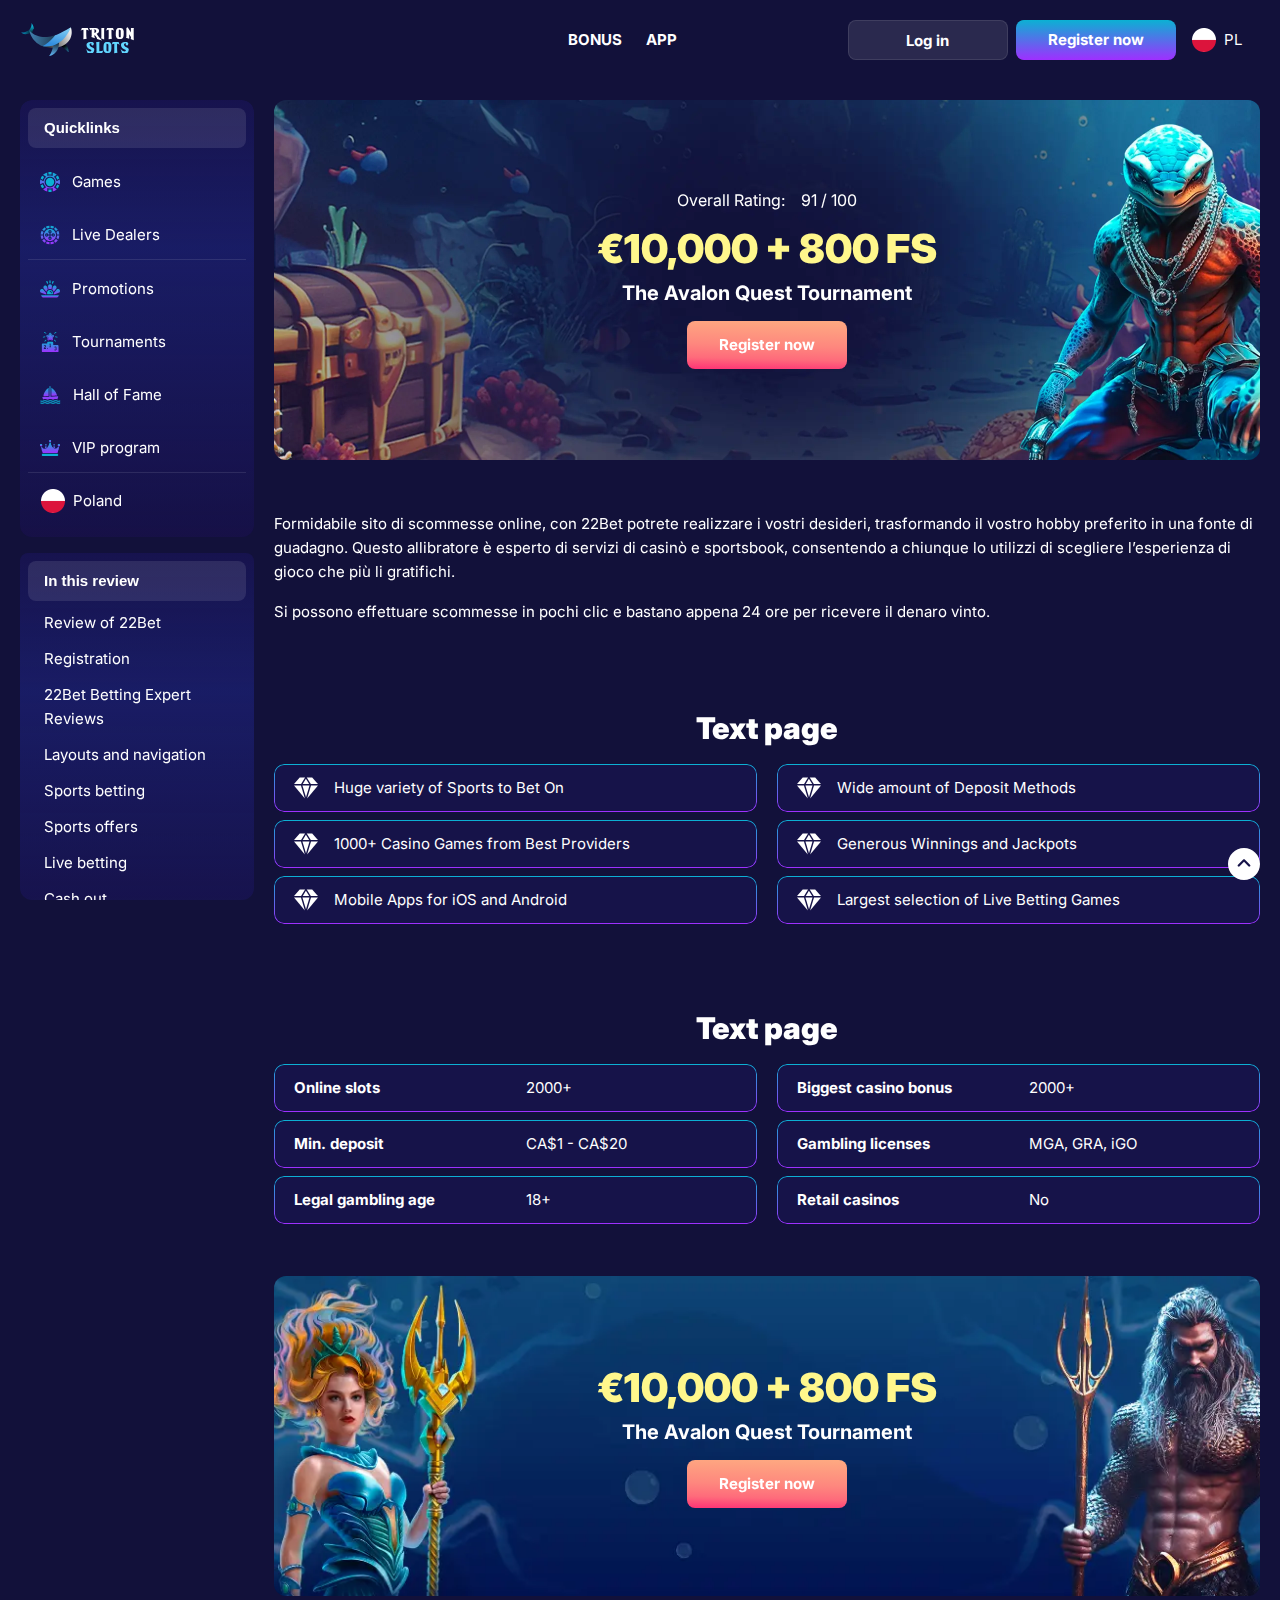
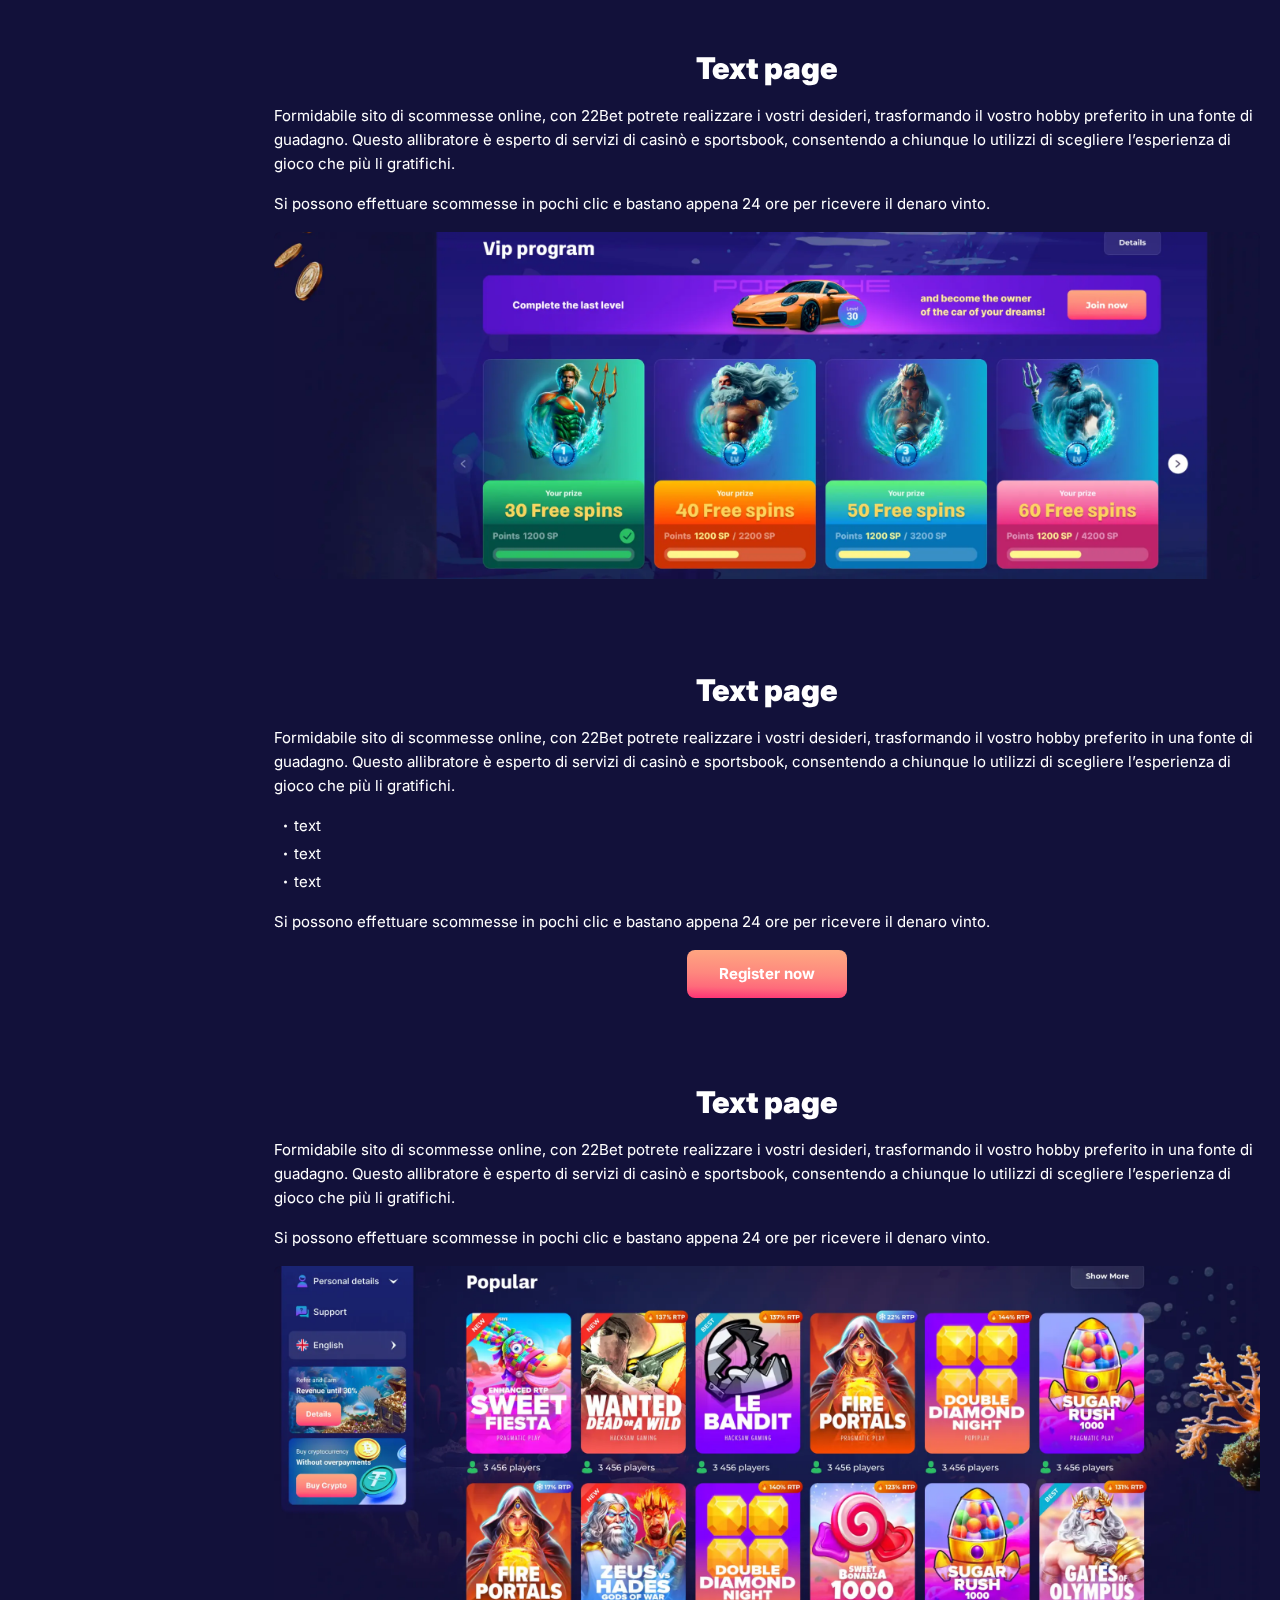
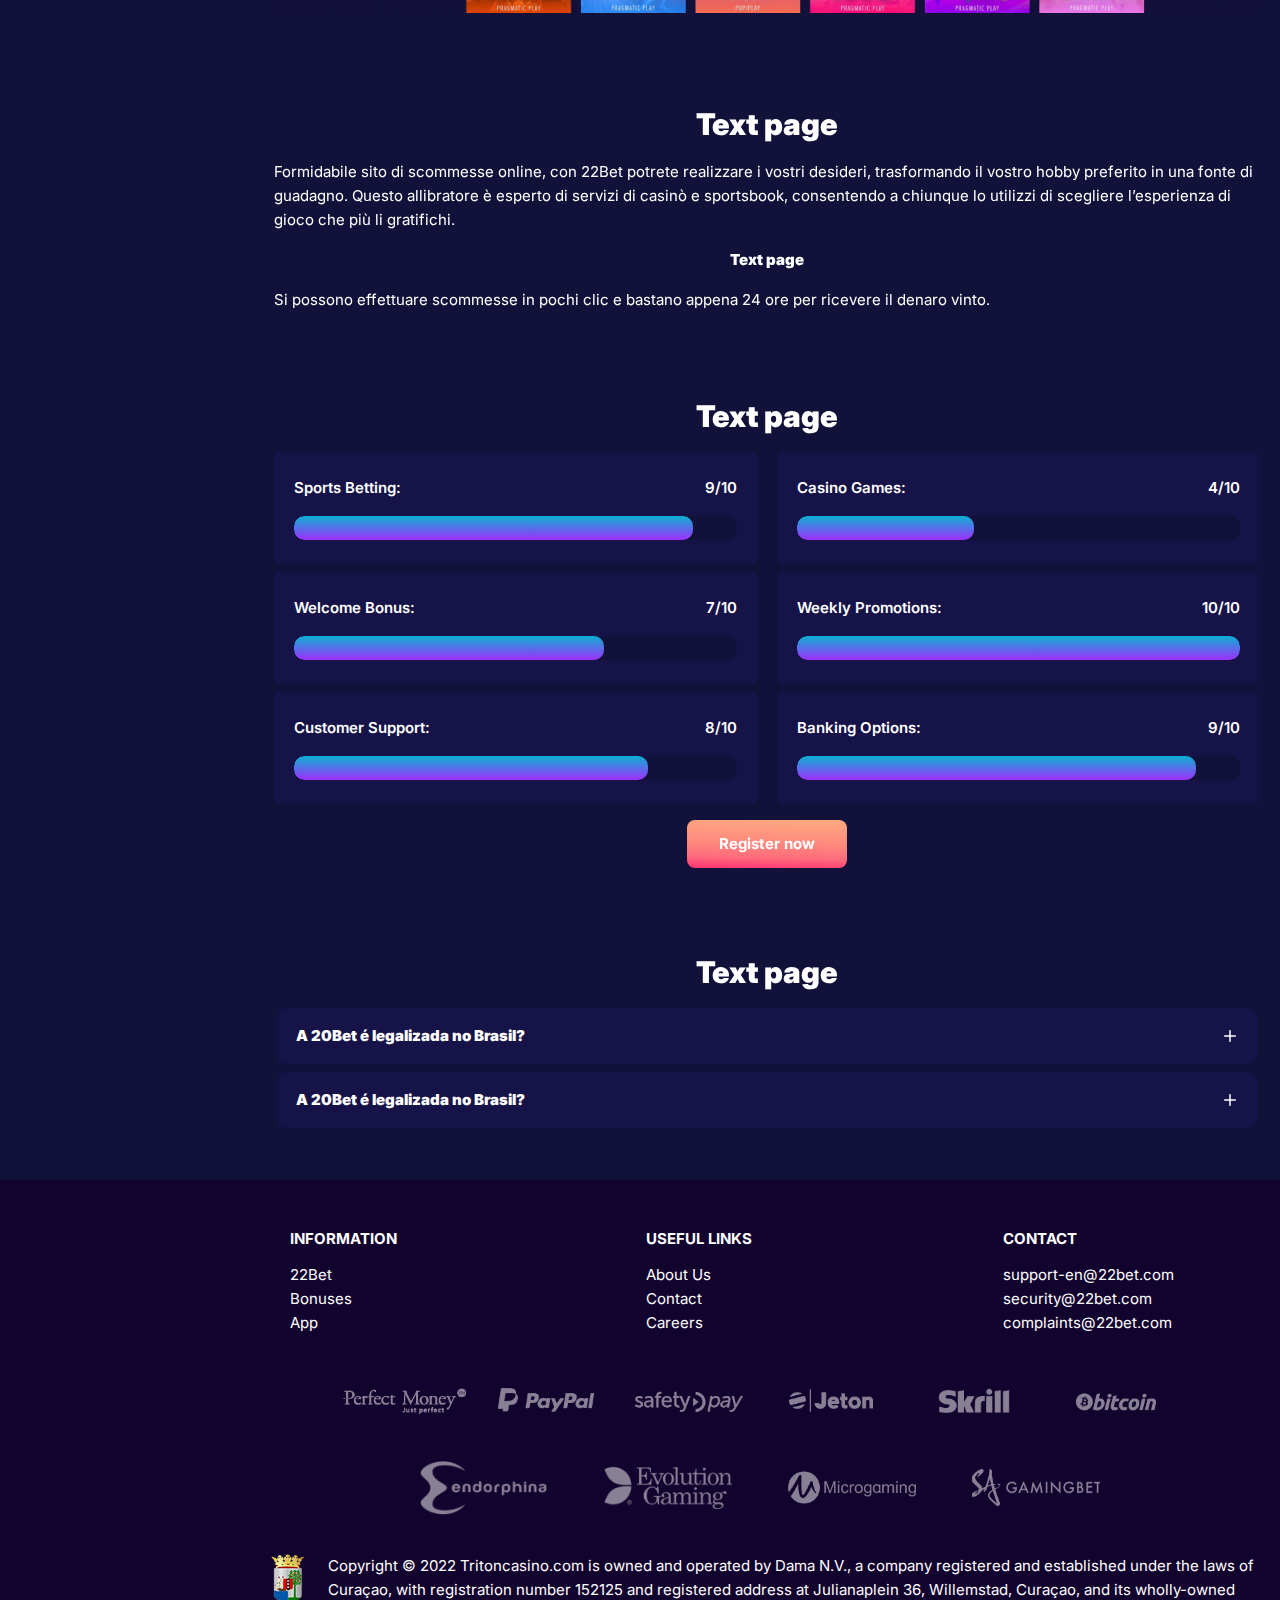
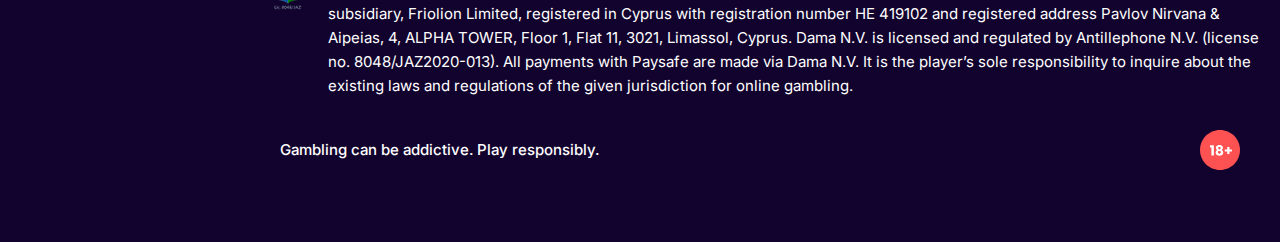
<file: index.html>
<!DOCTYPE html>
<html lang="pl">
  <head>
    <meta charset="UTF-8" />
    <meta name="viewport" content="width=device-width, initial-scale=1.0" />
    <title>€10,000 + 800 FS
      The Avalon Quest Tournament</title>
    <meta
      name="description"
      content=""
    />
    <meta property="og:site_name" content="Slotsgem Casino" />
    <meta
      property="og:title"
      content=""
    />
    <meta property="og:type" content="website" />
    <meta property="og:url" content="http://tritonslots.org.pl" />
    <meta property="og:image" content />
    <meta property="og:image:alt" content />
    <meta property="og:locale" content="pl" />
    <meta
      property="og:description"
      content=""
    />
    <link rel="preconnect" href="https://fonts.googleapis.com" />
    <link rel="preconnect" href="https://fonts.gstatic.com" crossorigin />
    <link
    href="https://fonts.googleapis.com/css2?family=Inter:wght@100..900&display=swap"
    rel="stylesheet"
  />
    <link rel="stylesheet" href="./css/reset.css" />
    <link rel="stylesheet" href="./css/main.css" />
    <link rel="stylesheet" href="./css/media.css" />
    <link rel="icon" href="./images/favicon.png" type="image/x-icon" />
     <script src="https://code.jquery.com/jquery-3.6.1.min.js" integrity="sha256-o88AwQnZB+VDvE9tvIXrMQaPlFFSUTR+nldQm1LuPXQ=" crossorigin="anonymous"></script>
  </head>
  <body>
    <header class="header">
      <section class="content header__content">
        <a href="./index.html" class="logo header__logo"
          ><img src="./images/logo.svg" alt="logo" title=""
        /></a>
        <button class="header__btn-menu">
          <svg
            width="16px"
            height="16px"
            viewBox="0 0 16 16"
            xmlns="http://www.w3.org/2000/svg"
          >
            <rect y="0" width="16" height="3" rx="1.5"></rect>
            <rect y="6.5" width="16" height="3" rx="1.5"></rect>
            <rect y="13" width="16" height="3" rx="1.5"></rect>
          </svg>
        </button>
        <nav class="menu header__menu">
          <ul class="header__menu-list">
            <li><a href="./bonus.html">Bonus</a></li>
            <li><a href="./app.html">App</a></li>
          </ul>
          <div class="header__btn">
            <a
              href="#"
              class="header__button header__button-login header__btn-login"
              >Log in
            </a>
            <a
              href="#"
              class="header__button header__button-signin header__btn-signin"
              >Register now</a
            >
          </div>
          <a class="sidebar__country sidebar__country-menu " href="#">
            <span><img src="./images/flag.png" alt="Sweden Flag" title /></span>
            <span>Poland</span>
          </a>
        </nav>
        
        <a href="#" class="header__button header__button-login">Log in</a>
        <a href="#" class="header__button header__button-signin">Register now</a>
        <a class="header__country" href="#">
          <span><img src="./images/flag.png" alt="Sweden Flag" title /></span>
          <span>pl</span>
        </a>
      </section>
    </header>
 <main class="main">
        <aside class="sidebar-wrapper">
            <section class="content sidebar">
              <nav class="menu sidebar__menu">
                <button class="sidebar__nav-button">
                  Quicklinks
                </button>
                <ul>
                  <li >
                    <a href="#" ><img class="icon-default" src="./images/sidebar/games.svg" alt=" Games"  title/>
                      Games</a>
                    
                  </li>
                  <li >
                    <a href="#" ><img class="icon-default" src="./images/sidebar/live.svg" alt="Live Dealers"  title/>
                      
                     Live Dealers</a>
                  </li>
                  <li >
                    <a href="#" > <img class="icon-default" src="./images/sidebar/promotions.svg"  alt="Promotions"  title/>
                      
                      <span>Promotions</span></a>
                  </li> 
                  <li >
                    <a href="#" > <img class="icon-default" src="./images/sidebar/tournaments.svg"  alt="Promotions"  title/>
                      
                      <span>Tournaments</span></a>
                  </li>    
                 
                  <li >
                    <a href="#" ><img class="icon-default" src="./images/sidebar/hall.svg" alt="Hall of Fame" title>
                     
                      Hall of Fame</a>
                  </li>
                  <li >
                    <a href="" ><img class="icon-default" src="./images/sidebar/vip.svg" alt="vip" title/>
                      VIP program</a>
                  </li>
                  
                </ul>

                  <a class="sidebar__country" href="#">
          <span><img src="./images/flag.png" alt="Sweden Flag" title /></span>
          <span>Poland</span>
        </a>
              </nav>
    
              <div class="sidebar__navigation">
                <button class="sidebar__links-button">
                  In this review
                </button>
                <div class="sidebar__links">
                  <ul class="sidebar__links-list">
                      <li ><a  href="#" title>Review of 22Bet</a></li>
                      <li ><a  href="#" title>Registration</a></li>
                      <li ><a  href="#" title>22Bet Betting Expert Reviews</a></li>
                      <li ><a  href="#" title>Layouts and navigation</a></li>
                      <li ><a  href="#" title>Sports betting</a></li>
                      <li ><a  href="#" title>Sports offers</a></li>
                      <li ><a  href="#" title>Live betting</a></li>
                      <li ><a  href="#" title>Cash out</a></li>
                      <li ><a  href="#" title>Live stream</a></li>
                  </ul>
                </div>
              </div>
            </section>
          </aside>
    
          <section class="content__wrapper">
            <section class="content hero hero__content">
              <div class="background hero__background">
                <img src="./images/main/bg-main.webp" alt="hero" title />
              </div>
    
              <div class="hero__data">
                <div
                  class="hero__rating"
                  
                >
                  <p>Overall Rating:</p>
                 
                  <span
                   
                  >
                    <span > 91 </span>
                    <span> / </span>
                    <span > 100 </span>
                   
                  </span>
                </div>
                <h1 class="title general hero__title">
                  €10,000 + 800 FS<strong>The Avalon Quest Tournament</strong>
                </h1>
                <a href="#" class="button hero__button">Register now</a>
              </div>
            </section>
            <section class="content page-nav">
              <div class="page-nav-button sidebar__links-button">
                In this review
              </div>
              <ul class="page-nav-list sidebar__links-list">
               
                <li ><a  href="#" title>Review of 22Bet</a></li>
                <li ><a  href="#" title>Registration</a></li>
                <li ><a  href="#" title>22Bet Betting Expert Reviews</a></li>
                <li ><a  href="#" title>Layouts and navigation</a></li>
                <li ><a  href="#" title>Sports betting</a></li>
                <li ><a  href="#" title>Sports offers</a></li>
                <li ><a  href="#" title>Live betting</a></li>
                <li ><a  href="#" title>Cash out</a></li>
                <li ><a  href="#" title>Live stream</a></li>
              </ul>
            </section>
            <section class="content article ">
          
                <p >
                  Formidabile sito di scommesse online, con 22Bet potrete realizzare i
                  vostri desideri, trasformando il vostro hobby preferito in una fonte
                  di guadagno. Questo allibratore è esperto di servizi di casinò e
                  sportsbook, consentendo a chiunque lo utilizzi di scegliere
                  l’esperienza di gioco che più li gratifichi.
                </p>
            
                <p >
                  Si possono effettuare scommesse in pochi clic e bastano appena 24 ore
                  per ricevere il denaro vinto.
                </p>
              </section> 
              <section class="content features">
                <h2 class="title high features__title">Text page </h2>
                  <div class="features__list">
                    <div class="features__info">
                    <ul >
                      <li class="features__item">
                              Huge variety of Sports to Bet On
                      </li>
                      <li>
                        1000+ Casino Games from Best Providers
                      </li>
                      <li>
                        Mobile Apps for iOS and Android
                      </li>
                    </ul>
                    </div>
                   <div class="features__info">
                    <ul >
                      <li>
                        Wide amount of Deposit Methods
                      </li>
                      <li>
                        Generous Winnings and Jackpots
                      </li>
                      <li>
                       Largest selection of Live Betting Games
                      </li>
                    </ul>
                   </div>
                  </div>
              </section> 
              <section class="content about">
                <h2 class="title high about__title">Text page</h2>
                <table class="about__table">
                  <tbody class="about__group">
                    
                      <tr>
                      <td>Online slots</td>
                      <td>2000+</td>
                     </tr>
                     
                     <tr>
                      <td>Min. deposit</td>
                      <td>CA$1 - CA$20</td>
                     </tr>
                     <tr>
                      <td>Legal gambling age</td>
                      <td>18+</td>
                    </tr>
                    </div>
                  </tbody>
                  <tbody class="about__group">
                       
                      <tr>
                        <td>Biggest casino bonus</td>
                        <td>2000+</td>
                       </tr>
                      <tr>
                        <td>Gambling licenses</td>
                        <td>MGA, GRA, iGO</td>
                      </tr>
                      <tr>
                        <td>Retail casinos</td>
                        <td>No</td>
                      </tr>
                    </div>
                  </tbody>
                </table>
              </section>  
             
         
              <section class="content banner">
                <div class="background banner__background">
                  
                  <img src="./images/main/banner-main.webp" alt="banner" title />
                </div>
                <div class="banner__info">
                  <h2 class="title high banner__title-main">
                   
                    <strong>€10,000 + 800 FS</strong>
                    The Avalon Quest Tournament
                  </h2>
                  
                    <a href="#" class="button banner__button">Register now</a>
                   
                 
                </div>
              </section>
              
             <section class=" content article">
                <h2 class="article__title high title">Text page</h2>
                
                <p class="">
                  Formidabile sito di scommesse online, con 22Bet potrete realizzare i
                  vostri desideri, trasformando il vostro hobby preferito in una fonte
                  di guadagno. Questo allibratore è esperto di servizi di casinò e
                  sportsbook, consentendo a chiunque lo utilizzi di scegliere
                  l’esperienza di gioco che più li gratifichi.
                </p>
                
                <p >
                  Si possono effettuare scommesse in pochi clic e bastano appena 24 ore
                  per ricevere il denaro vinto.
                </p>
                <div class="images">
                  <img
                  src="./images/main/image1-main.webp"
                  alt="images" title
                  class=""
                  
                />
                </div>
              </section>
              <section class=" content article ">
                <h2 class="article__title high title">Text page</h2>
                <p >
                  Formidabile sito di scommesse online, con 22Bet potrete realizzare i
                  vostri desideri, trasformando il vostro hobby preferito in una fonte
                  di guadagno. Questo allibratore è esperto di servizi di casinò e
                  sportsbook, consentendo a chiunque lo utilizzi di scegliere
                  l’esperienza di gioco che più li gratifichi.
                </p>
                <ul>
                  <li >text</li>
                  <li >text</li>
                  <li >text</li>
                </ul>
                <p >
                  Si possono effettuare scommesse in pochi clic e bastano appena 24 ore
                  per ricevere il denaro vinto.
                </p>
                
                <a href="#" class="button  article__button">Register now</a>
              </section>
              <section class=" content article">
                <h2 class="article__title high title">Text page</h2>
               
                <p class="">
                  Formidabile sito di scommesse online, con 22Bet potrete realizzare i
                  vostri desideri, trasformando il vostro hobby preferito in una fonte
                  di guadagno. Questo allibratore è esperto di servizi di casinò e
                  sportsbook, consentendo a chiunque lo utilizzi di scegliere
                  l’esperienza di gioco che più li gratifichi.
                </p>
                <p >
                  Si possono effettuare scommesse in pochi clic e bastano appena 24 ore
                  per ricevere il denaro vinto.
                </p>
                <div class="images">
                  <img
                  src="./images/main/image2-main.webp"
                  alt="images" title
                  class=""
                  
                />
                </div>
              </section>
              <section class=" content article ">
                <h2 class="article__title high title">Text page</h2>
                <p >
                  Formidabile sito di scommesse online, con 22Bet potrete realizzare i
                  vostri desideri, trasformando il vostro hobby preferito in una fonte
                  di guadagno. Questo allibratore è esperto di servizi di casinò e
                  sportsbook, consentendo a chiunque lo utilizzi di scegliere
                  l’esperienza di gioco che più li gratifichi.
                </p>
                
                <h3>Text page</h3>
                
                <p >
                  Si possono effettuare scommesse in pochi clic e bastano appena 24 ore
                  per ricevere il denaro vinto.
                </p>
               
              </section>
             <section class="content ratings ">
                <h2 class="ratings__title title high">
                  Text page
                </h2>
                
                <div class="ratings__content">
                  <ul class="ratings__list">
                    <li>
                      <div  class="ratings__info">
                        <p>Sports Betting:</p>
                        <span>9/10</span>
                      </div>
                      <div class="ratings__img">
                        <span style="width: 90%" ></span>
                      </div>
      
                    </li>
                    <li>
                      <div class="ratings__info">
                        <p>Casino Games:</p>
                        <span>4/10</span>
                      </div>
                      
                      <div class="ratings__img">
                        <span style="width: 40%" ></span>
                      </div>
                    </li>
                    <li>
                      <div class="ratings__info">
                        <p>Welcome Bonus:</p>
                        <span>7/10</span>
                      </div>
                      <div class="ratings__img">
                        <span style="width: 70%" ></span>
                      </div>
      
                    </li>
                    <li>
                      <div class="ratings__info">
                        <p>Weekly Promotions:</p>
                        <span>10/10</span>
                      </div> 
                      <div class="ratings__img">
                        <span style="width: 100%" ></span>
                      </div>
      
                    </li>
                    <li>
                      <div class="ratings__info">
                        <p>Customer Support:</p>
                        <span>8/10</span>
                      </div>
                      <div class="ratings__img">
                        <span style="width: 80%" ></span>
                        
                      </div>
      
                    </li>
                    <li>
                      <div class="ratings__info">
                        <p>Banking Options:</p>
                        <span>9/10</span>
                      </div>
                      <div class="ratings__img">
                        <span style="width: 90%" ></span>
                      </div>
      
                    </li>
                  </ul>
                 
                </div>
            
            
              <a href="#" class="button ratings__button">Register now</a>
              </section>
               <section class="content faq ">
                <h2 class="title high faq__title ">Text page</h2>
                <ul class="faq__list " itemscope itemtype="https://schema.org/FAQPage">
                  <li class="faq__item"  itemscope itemprop="mainEntity" itemtype="https://schema.org/Question">
                    <h3 class="title medium faq__subtitle js-button-expander"  itemprop="name">A 20Bet é legalizada no Brasil?
                     </h3>
                    <div  class="faq__answer js-expand-content" itemscope  itemprop="acceptedAnswer" itemtype="https://schema.org/Answer">
                      <p  itemprop="text">
                        O pacote especial para novos usuários da 20Bet paga 100% sobre o primeiro depósito, com limite de 600 BRL.
                      </p>
                    </div>
                  </li>
                  <li class="faq__item"  itemscope itemprop="mainEntity" itemtype="https://schema.org/Question">
                    <h3 class="title medium faq__subtitle js-button-expander"  itemprop="name">A 20Bet é legalizada no Brasil?</h3>
                    <div class="faq__answer js-expand-content" itemscope  itemprop="acceptedAnswer" itemtype="https://schema.org/Answer">
                      <p  itemprop="text">
                        O pacote especial para novos usuários da 20Bet paga 100% sobre o primeiro depósito, com limite de 600 BRL.
                      </p>
                    </div>
                  </li> 
                  
                  
                </ul>
              </section> 
              <div class=""  onclick="scrollToTop()">
                <button class="main__arrow" id="scrollToTopBtn"></button>
              </div> 
          </section>
    
    </main> 
    <footer class="footer">
      <section class="content footer__content">
        
        <ul class="footer__menu">
          <li>
            <div>Information</div>
            <ul class="footer__info">
              <li><a href="#">22Bet
              </a></li>
              <li><a href="#">Bonuses</a></li>
              <li><a href="#">App
              </a></li>
              
            
            </ul>
          </li>
          
          <li>
            <div>Useful Links</div>
            <ul class="footer__info">
              <li><a href="#">About Us</a></li>
              <li><a href="#">Contact</a></li>
              <li><a href="#">Careers</a></li>
            </ul>
          </li>
          <li>
            <div>Contact
            </div>
            <ul class="footer__info">
              <li><a href="mailto:support-en@22bet.com" >support-en@22bet.com</a></li>
              <li><a href="mailto:security@22bet.com">security@22bet.com</a></li>
              <li><a href="mailto:complaints@22bet.com">complaints@22bet.com</a></li>
            </ul>
          </li>
        </ul>
        <ul class="footer__cards">
          <li>
            <a href="#"><img src="./images/perfect.png" alt="cards" title /></a>
          </li>
          <li>
            <a href="#"><img src="./images/paypal.png" alt="cards" title /></a>
          </li>
          <li>
            <a href="#"
              ><img src="./images/safety.png" alt="cards" title
            /></a>
          </li>
          <li>
            <a href="#"><img src="./images/jeton.png" alt="cards" title /></a>
          </li>
          <li>
            <a href="#"><img src="./images/scrill.png" alt="cards" title /></a>
          </li>
          <li>
            <a href="#"><img src="./images/bitcoin.png" alt="cards" title /></a>
          </li>
          
        </ul>
        <ul class="footer__cards footer__cards-last">
          <li>
            <a href="#"><img src="./images/endorfina.png" alt="cards" title /></a>
          </li>
          <li>
            <a href="#"><img src="./images/evolution.png" alt="cards" title /></a>
          </li>
          <li>
            <a href="#"
              ><img src="./images/micro.png" alt="cards" title
            /></a>
          </li>
          <li>
            <a href="#"><img src="./images/gaming.png" alt="cards" title /></a>
          </li>
          
          
        </ul>
        <div class="footer__wrap">
          <img src="./images/footer-frame.png" alt="logo" title />
          <p>
            Copyright &copy; 2022 Tritoncasino.com is owned and operated by Dama N.V., a company registered and established under the laws of Curaçao, with registration number 152125 and registered address at Julianaplein 36, Willemstad, Curaçao, and its wholly-owned subsidiary, Friolion Limited, registered in Cyprus with registration number HE 419102 and registered address Pavlov Nirvana & Aipeias, 4, ALPHA TOWER, Floor 1, Flat 11, 3021, Limassol, Cyprus. Dama N.V. is licensed and regulated by Antillephone N.V. (license no. 8048/JAZ2020-013). All payments with Paysafe are made via Dama N.V. It is the player’s sole responsibility to inquire about the existing laws and regulations of the given jurisdiction for online gambling.
          </p>
        </div>
        <div class="footer__wrapp">
          
          <p>
            Gambling can be addictive. Play responsibly.
          </p>
          <img src="./images/age.svg" alt="age" title />
        </div>
      </section>
    </footer>
    <script src="./js/sidebar.js" defer></script>
    <script src="./js/arrowUp.js" defer></script>
    <script src="./js/expander.js" defer></script>
    <script src="./js/mobile-menu.js" defer></script>
  </body>
</html>
</file>
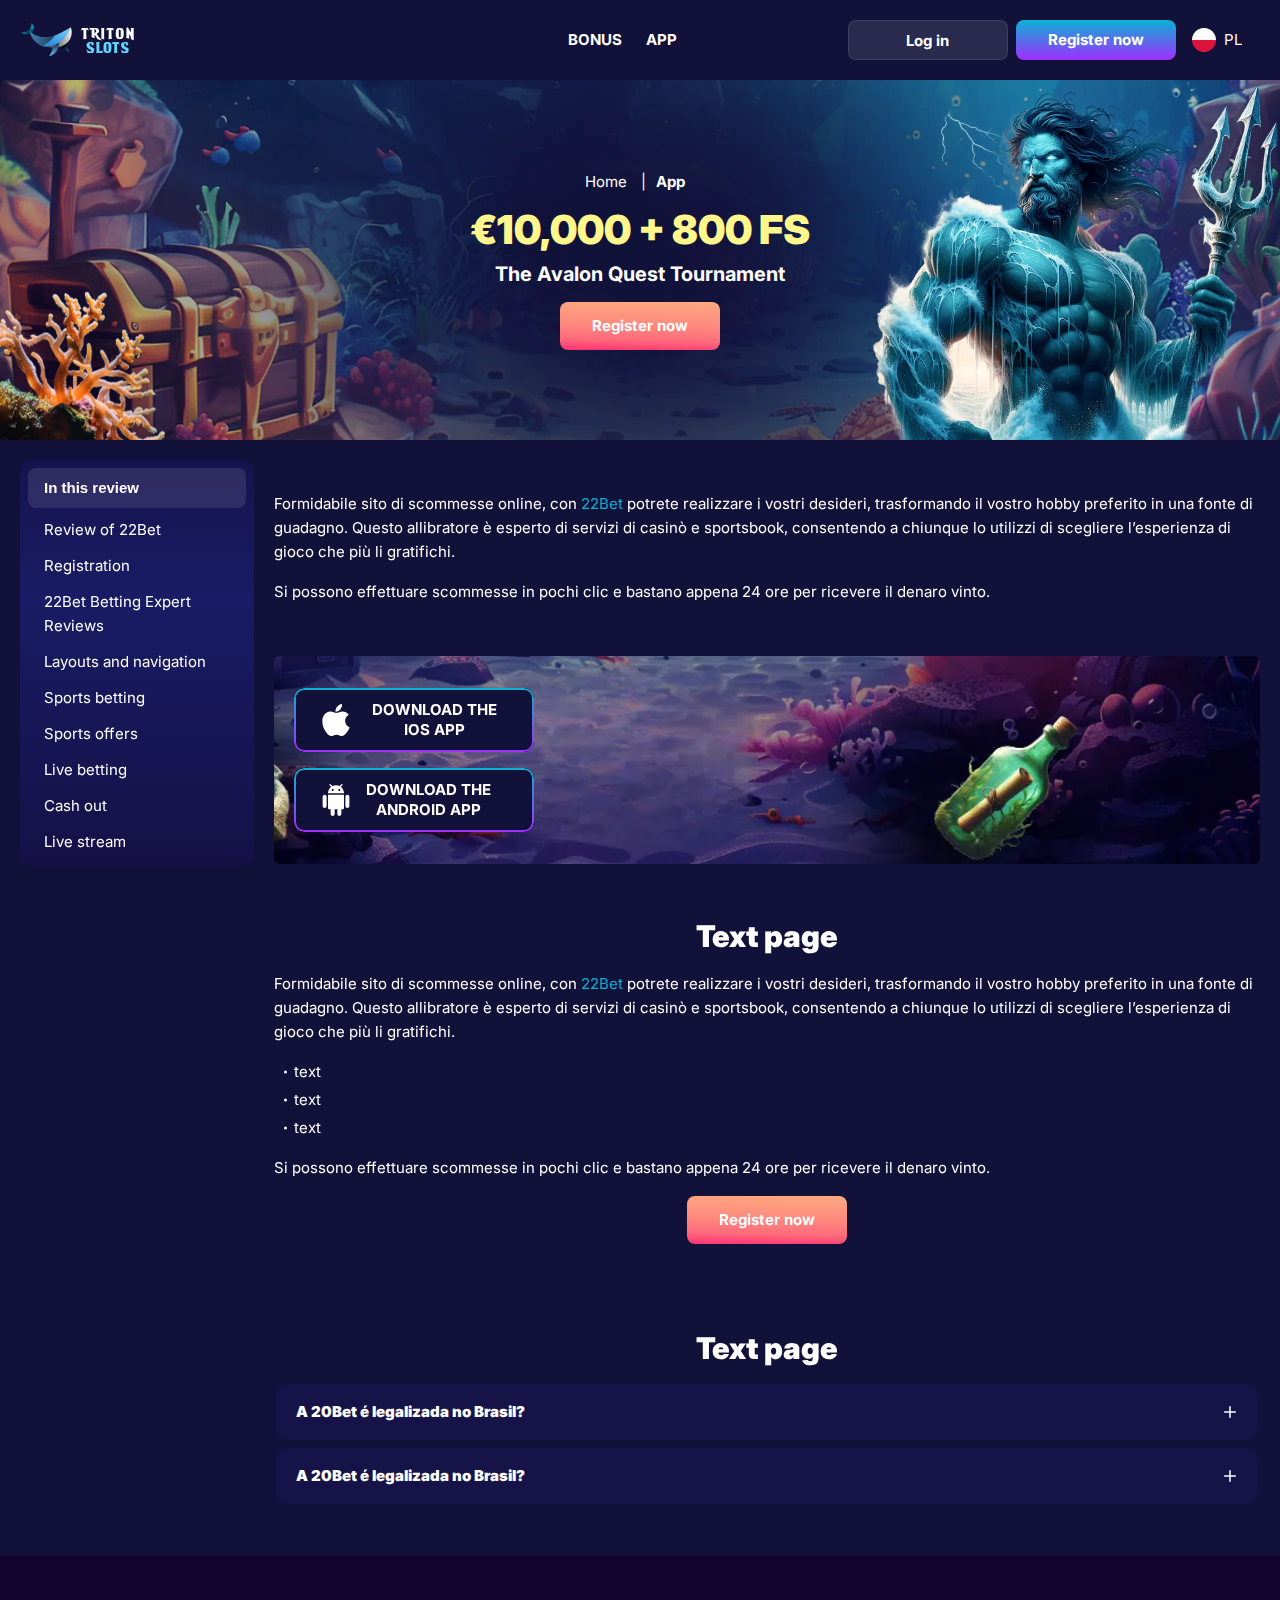
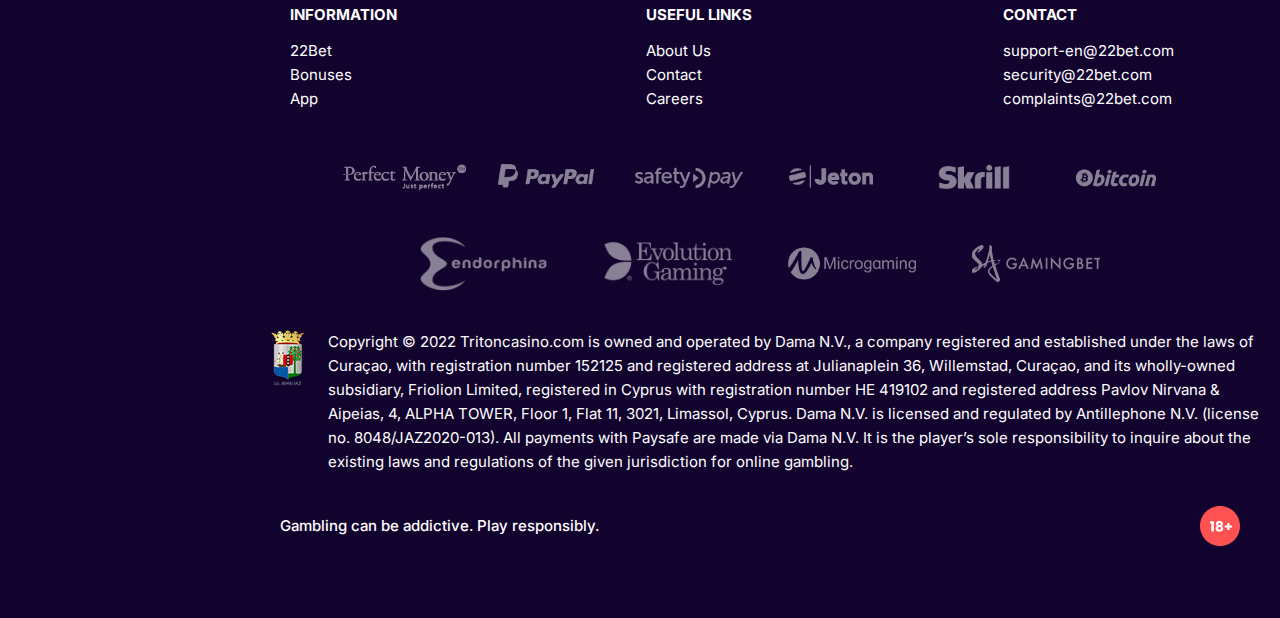
<file: app.html>
<!DOCTYPE html>
<html lang="pl">
  <head>
    <meta charset="UTF-8" />
    <meta name="viewport" content="width=device-width, initial-scale=1.0" />
    <title>€10,000 + 800 FS
      The Avalon Quest Tournament</title>
    <meta
      name="description"
      content=""
    />
    <meta property="og:site_name" content="Slotsgem Casino" />
    <meta
      property="og:title"
      content=""
    />
    <meta property="og:type" content="website" />
    <meta property="og:url" content="http://tritonslots.org.pl/" />
    <meta property="og:image" content />
    <meta property="og:image:alt" content />
    <meta property="og:locale" content="pl" />
    <meta
      property="og:description"
      content=""
    />
    <link rel="preconnect" href="https://fonts.googleapis.com" />
    <link rel="preconnect" href="https://fonts.gstatic.com" crossorigin />
    <link
  href="https://fonts.googleapis.com/css2?family=Inter:wght@100..900&display=swap"
  rel="stylesheet"
/>
    <link rel="stylesheet" href="./css/reset.css" />
    <link rel="stylesheet" href="./css/main.css" />
    <link rel="stylesheet" href="./css/media.css" />
    <link rel="icon" href="./images/favicon.png" type="image/x-icon" />
    <script
      src="https://code.jquery.com/jquery-3.6.1.min.js"
      integrity="sha256-o88AwQnZB+VDvE9tvIXrMQaPlFFSUTR+nldQm1LuPXQ="
      crossorigin="anonymous"
    ></script>
  </head>
  <body>
    <header class="header">
      <section class="content header__content">
        <a href="./index.html" class="logo header__logo"
          ><img src="./images/logo.svg" alt="logo" title=""
        /></a>
        <button class="header__btn-menu">
          <svg
            width="16px"
            height="16px"
            viewBox="0 0 16 16"
            xmlns="http://www.w3.org/2000/svg"
          >
            <rect y="0" width="16" height="3" rx="1.5"></rect>
            <rect y="6.5" width="16" height="3" rx="1.5"></rect>
            <rect y="13" width="16" height="3" rx="1.5"></rect>
          </svg>
        </button>
        <nav class="menu header__menu">
          <ul class="header__menu-list">
            <li><a href="./bonus.html">Bonus</a></li>
            <li><a href="./app.html">App</a></li>
          </ul>
          <div class="header__btn">
            <a
              href="#"
              class="header__button header__button-login header__btn-login"
              >Log in
            </a>
            <a
              href="#"
              class="header__button header__button-signin header__btn-signin"
              >Register now</a
            >
          </div>
          <a class="sidebar__country sidebar__country-menu " href="#">
            <span><img src="./images/flag.png" alt="Sweden Flag" title /></span>
            <span>Poland</span>
          </a>
        </nav>
        
        <a href="#" class="header__button header__button-login">Log in</a>
        <a href="#" class="header__button header__button-signin">Register now</a>

        <a class="header__country" href="#">
          <span><img src="./images/flag.png" alt="Sweden Flag" title /></span>
          <span>pl</span>
        </a>
      </section>
    </header>
      <section class=" hero hero__app hero__page">
        <div class="background hero__background hero__background-page">
          <img src="./images/app/bg-app.webp" alt="hero" title />
        </div>

        <div class="hero__data hero__data-app">
          <ul
            class="breadcrumbs"
            
          >
            <li
              
            >
              <a href="#" >
                <span >Home</span></a
              >
            
            </li>
            <li
             
            >
              <a href="#" > <span >App</span></a>
              
            </li>
          </ul>
          <h1 class="title general hero__title">
            €10,000 + 800 FS <strong>The Avalon Quest Tournament</strong>
          </h1>
          
          <a href="#" class="button hero__button hero__button-app">Register now</a>
        </div>
      </section>
    <main class="main main-page">
    
      <section class="main__wrap main__wrap-page">
      <aside class="sidebar-wrapper">
        <section class="content sidebar">
         
          <div class="sidebar__navigation">
          <button class="sidebar__links-button">In this review</button>
          <div class="sidebar__links">
            <ul class="sidebar__links-list">
              <li><a href="#" title>Review of 22Bet</a></li>
              <li><a href="#" title>Registration</a></li>
              <li><a href="#" title>22Bet Betting Expert Reviews</a></li>
              <li><a href="#" title>Layouts and navigation</a></li>
              <li><a href="#" title>Sports betting</a></li>
              <li><a href="#" title>Sports offers</a></li>
              <li><a href="#" title>Live betting</a></li>
              <li><a href="#" title>Cash out</a></li>
              <li><a href="#" title>Live stream</a></li>
            </ul>
          </div>
          </div>
        </section>
      </aside>

      <section class="content__wrapper">
       
        <section class="content page-nav">
          <div class="page-nav-button sidebar__links-button">In this review</div>
          <ul class="page-nav-list sidebar__links-list">
            <li><a href="#" title>Review of 22Bet</a></li>
            <li><a href="#" title>Registration</a></li>
            <li><a href="#" title>22Bet Betting Expert Reviews</a></li>
            <li><a href="#" title>Layouts and navigation</a></li>
            <li><a href="#" title>Sports betting</a></li>
            <li><a href="#" title>Sports offers</a></li>
            <li><a href="#" title>Live betting</a></li>
            <li><a href="#" title>Cash out</a></li>
            <li><a href="#" title>Live stream</a></li>
          </ul>
        </section>
        <section class="content article">
        
          <p>
            Formidabile sito di scommesse online, con
            <a href="#" class="article__link">22Bet</a> potrete realizzare i vostri desideri, trasformando il vostro hobby preferito in una fonte di guadagno. Questo allibratore è esperto di servizi di casinò e sportsbook, consentendo a chiunque lo utilizzi di scegliere l’esperienza di gioco che più li gratifichi.
          </p>
          <p>Si possono effettuare scommesse in pochi clic e bastano appena 24 ore per ricevere il denaro vinto.</p>
        </section>
        <section class="content  banner__app">
          <div class="background banner__background-app">
            <img class="background-app" src="./images/app/banner-app.webp" alt="banner" title />
          </div>
          <div class="banner__content banner__content-app">
           
                <a href="#" class="banner__btn banner__btn-android"
                >  DOWNLOAD
                THE IOS APP
                </span></a>
                
              
              <a href="#" class="banner__btn banner__btn-app">
                DOWNLOAD THE android APP</a>
            </div>
        
        </section>
        <section class="content article">
          <h2 class="article__title high title">
            Text page
          </h2>
          <p>
            Formidabile sito di scommesse online, con <a href="#" class="article__link">22Bet</a> potrete realizzare i vostri desideri, trasformando il vostro hobby preferito in una fonte di guadagno. Questo allibratore è esperto di servizi di casinò e sportsbook, consentendo a chiunque lo utilizzi di scegliere l’esperienza di gioco che più li gratifichi.
          </p>
          
          <ul >
            <li >text</li>
                  <li >text</li>
                  <li >text</li>
          </ul>
          <p>Si possono effettuare scommesse in pochi clic e bastano appena 24 ore per ricevere il denaro vinto.</p>
          
          <a href="#" class="button article__button">Register now</a>
        </section>
        <section class="content faq">
          <h2 class="title high faq__title">Text page</h2>
          <ul class="faq__list " itemscope itemtype="https://schema.org/FAQPage">
            <li class="faq__item"  itemscope itemprop="mainEntity" itemtype="https://schema.org/Question">
              <h3 class="title medium faq__subtitle js-button-expander"  itemprop="name">A 20Bet é legalizada no Brasil?
               </h3>
              <div  class="faq__answer js-expand-content" itemscope  itemprop="acceptedAnswer" itemtype="https://schema.org/Answer">
                <p  itemprop="text">
                  O pacote especial para novos usuários da 20Bet paga 100% sobre o primeiro depósito, com limite de 600 BRL.
                </p>
              </div>
            </li>
            <li class="faq__item"  itemscope itemprop="mainEntity" itemtype="https://schema.org/Question">
              <h3 class="title medium faq__subtitle js-button-expander"  itemprop="name">A 20Bet é legalizada no Brasil?</h3>
              <div class="faq__answer js-expand-content" itemscope  itemprop="acceptedAnswer" itemtype="https://schema.org/Answer">
                <p  itemprop="text">
                  O pacote especial para novos usuários da 20Bet paga 100% sobre o primeiro depósito, com limite de 600 BRL.
                </p>
              </div>
            </li> 
            
            
          </ul>
        </section>
      </section>
      </section>
    </main>
    <footer class="footer">
      <section class="content footer__content">
        
        <ul class="footer__menu">
          <li>
            <div>Information</div>
            <ul class="footer__info">
              <li><a href="#">22Bet
              </a></li>
              <li><a href="#">Bonuses</a></li>
              <li><a href="#">App
              </a></li>
              
            
            </ul>
          </li>
          
          <li>
            <div>Useful Links</div>
            <ul class="footer__info">
              <li><a href="#">About Us</a></li>
              <li><a href="#">Contact</a></li>
              <li><a href="#">Careers</a></li>
            </ul>
          </li>
          <li>
            <div>Contact
            </div>
            <ul class="footer__info">
              <li><a href="mailto:support-en@22bet.com" >support-en@22bet.com</a></li>
              <li><a href="mailto:security@22bet.com">security@22bet.com</a></li>
              <li><a href="mailto:complaints@22bet.com">complaints@22bet.com</a></li>
            </ul>
          </li>
        </ul>
        <ul class="footer__cards">
          <li>
            <a href="#"><img src="./images/perfect.png" alt="cards" title /></a>
          </li>
          <li>
            <a href="#"><img src="./images/paypal.png" alt="cards" title /></a>
          </li>
          <li>
            <a href="#"
              ><img src="./images/safety.png" alt="cards" title
            /></a>
          </li>
          <li>
            <a href="#"><img src="./images/jeton.png" alt="cards" title /></a>
          </li>
          <li>
            <a href="#"><img src="./images/scrill.png" alt="cards" title /></a>
          </li>
          <li>
            <a href="#"><img src="./images/bitcoin.png" alt="cards" title /></a>
          </li>
          
        </ul>
        <ul class="footer__cards footer__cards-last">
          <li>
            <a href="#"><img src="./images/endorfina.png" alt="cards" title /></a>
          </li>
          <li>
            <a href="#"><img src="./images/evolution.png" alt="cards" title /></a>
          </li>
          <li>
            <a href="#"
              ><img src="./images/micro.png" alt="cards" title
            /></a>
          </li>
          <li>
            <a href="#"><img src="./images/gaming.png" alt="cards" title /></a>
          </li>
          
          
        </ul>
        <div class="footer__wrap">
          <img src="./images/footer-frame.png" alt="logo" title />
          <p>
            Copyright &copy; 2022 Tritoncasino.com is owned and operated by Dama N.V., a company registered and established under the laws of Curaçao, with registration number 152125 and registered address at Julianaplein 36, Willemstad, Curaçao, and its wholly-owned subsidiary, Friolion Limited, registered in Cyprus with registration number HE 419102 and registered address Pavlov Nirvana & Aipeias, 4, ALPHA TOWER, Floor 1, Flat 11, 3021, Limassol, Cyprus. Dama N.V. is licensed and regulated by Antillephone N.V. (license no. 8048/JAZ2020-013). All payments with Paysafe are made via Dama N.V. It is the player’s sole responsibility to inquire about the existing laws and regulations of the given jurisdiction for online gambling.
          </p>
        </div>
        <div class="footer__wrapp">
          
          <p>
            Gambling can be addictive. Play responsibly.
          </p>
          <img src="./images/age.svg" alt="age" title />
        </div>
      </section>
    </footer>
    <script src="./js/sidebar.js" defer></script>
    <script src="./js/expander.js" defer></script>
    <script src="./js/mobile-menu.js" defer></script>
  </body>
</html>
</file>
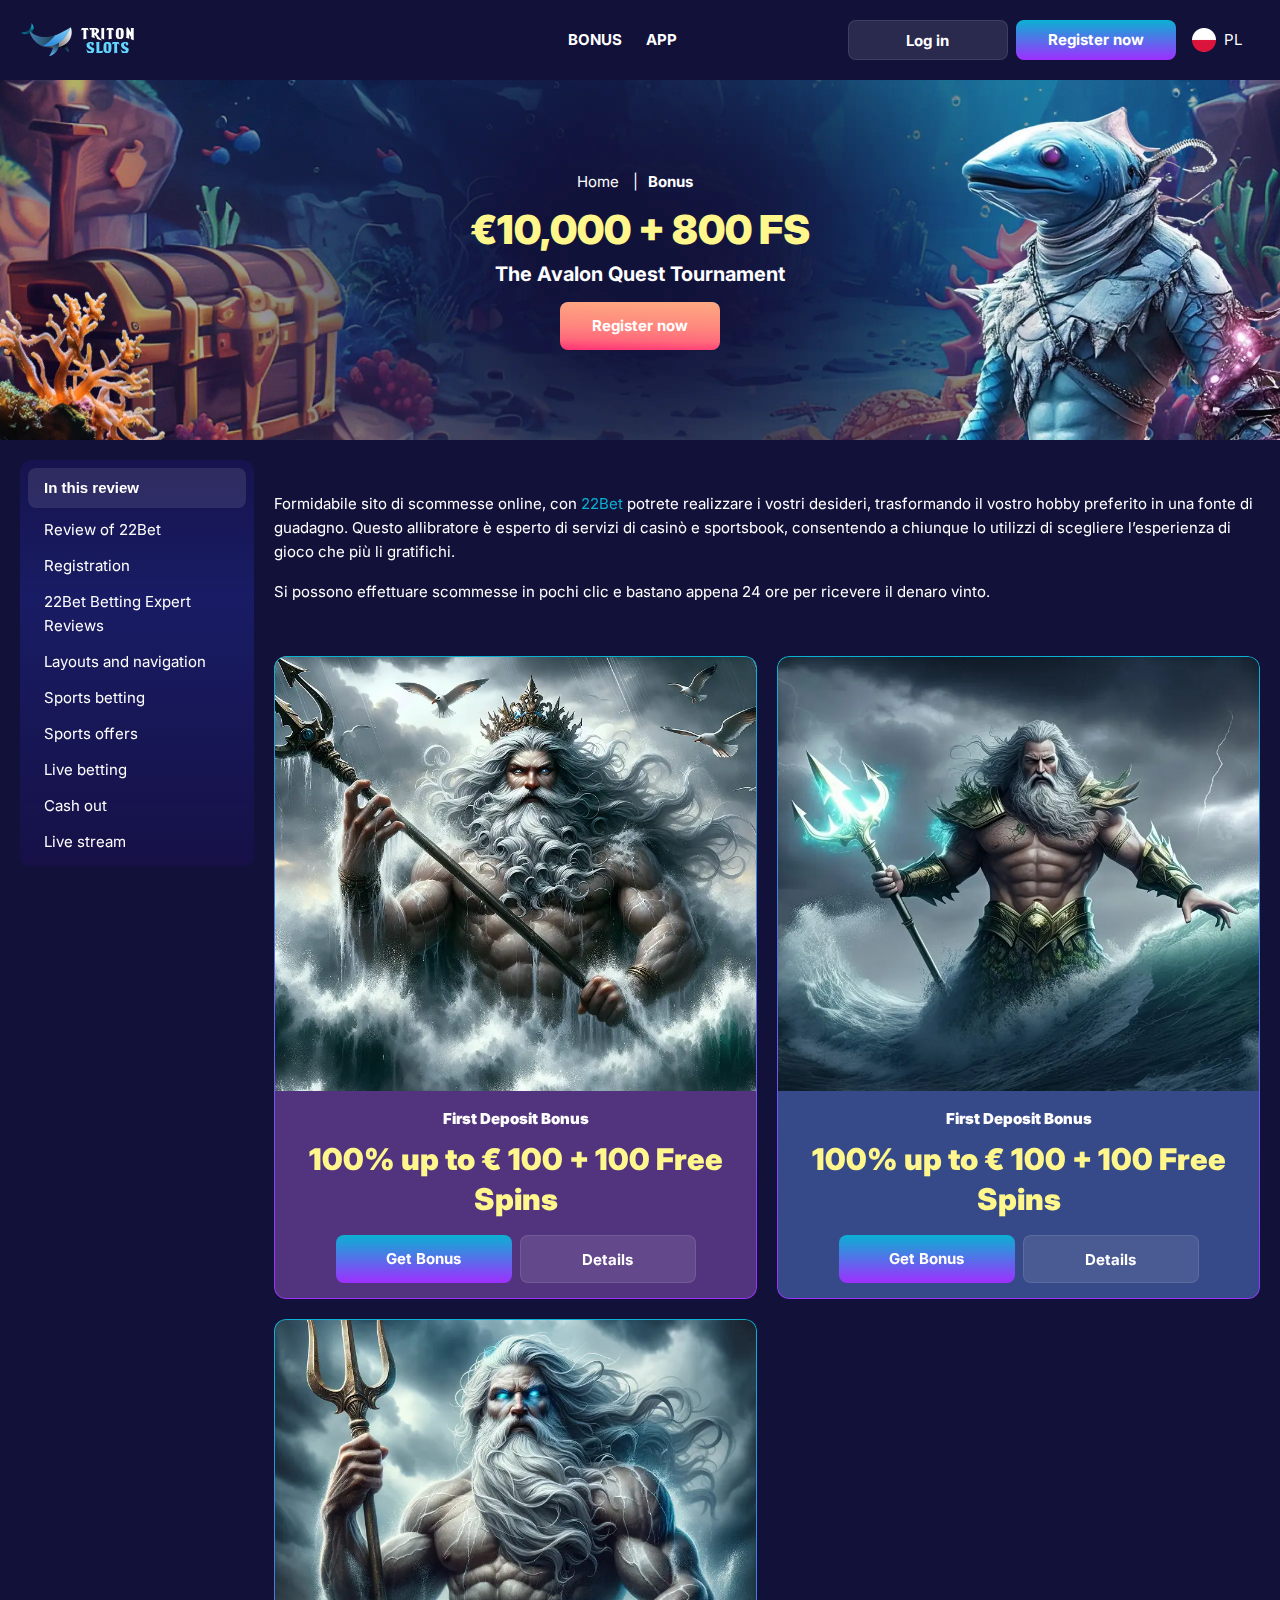
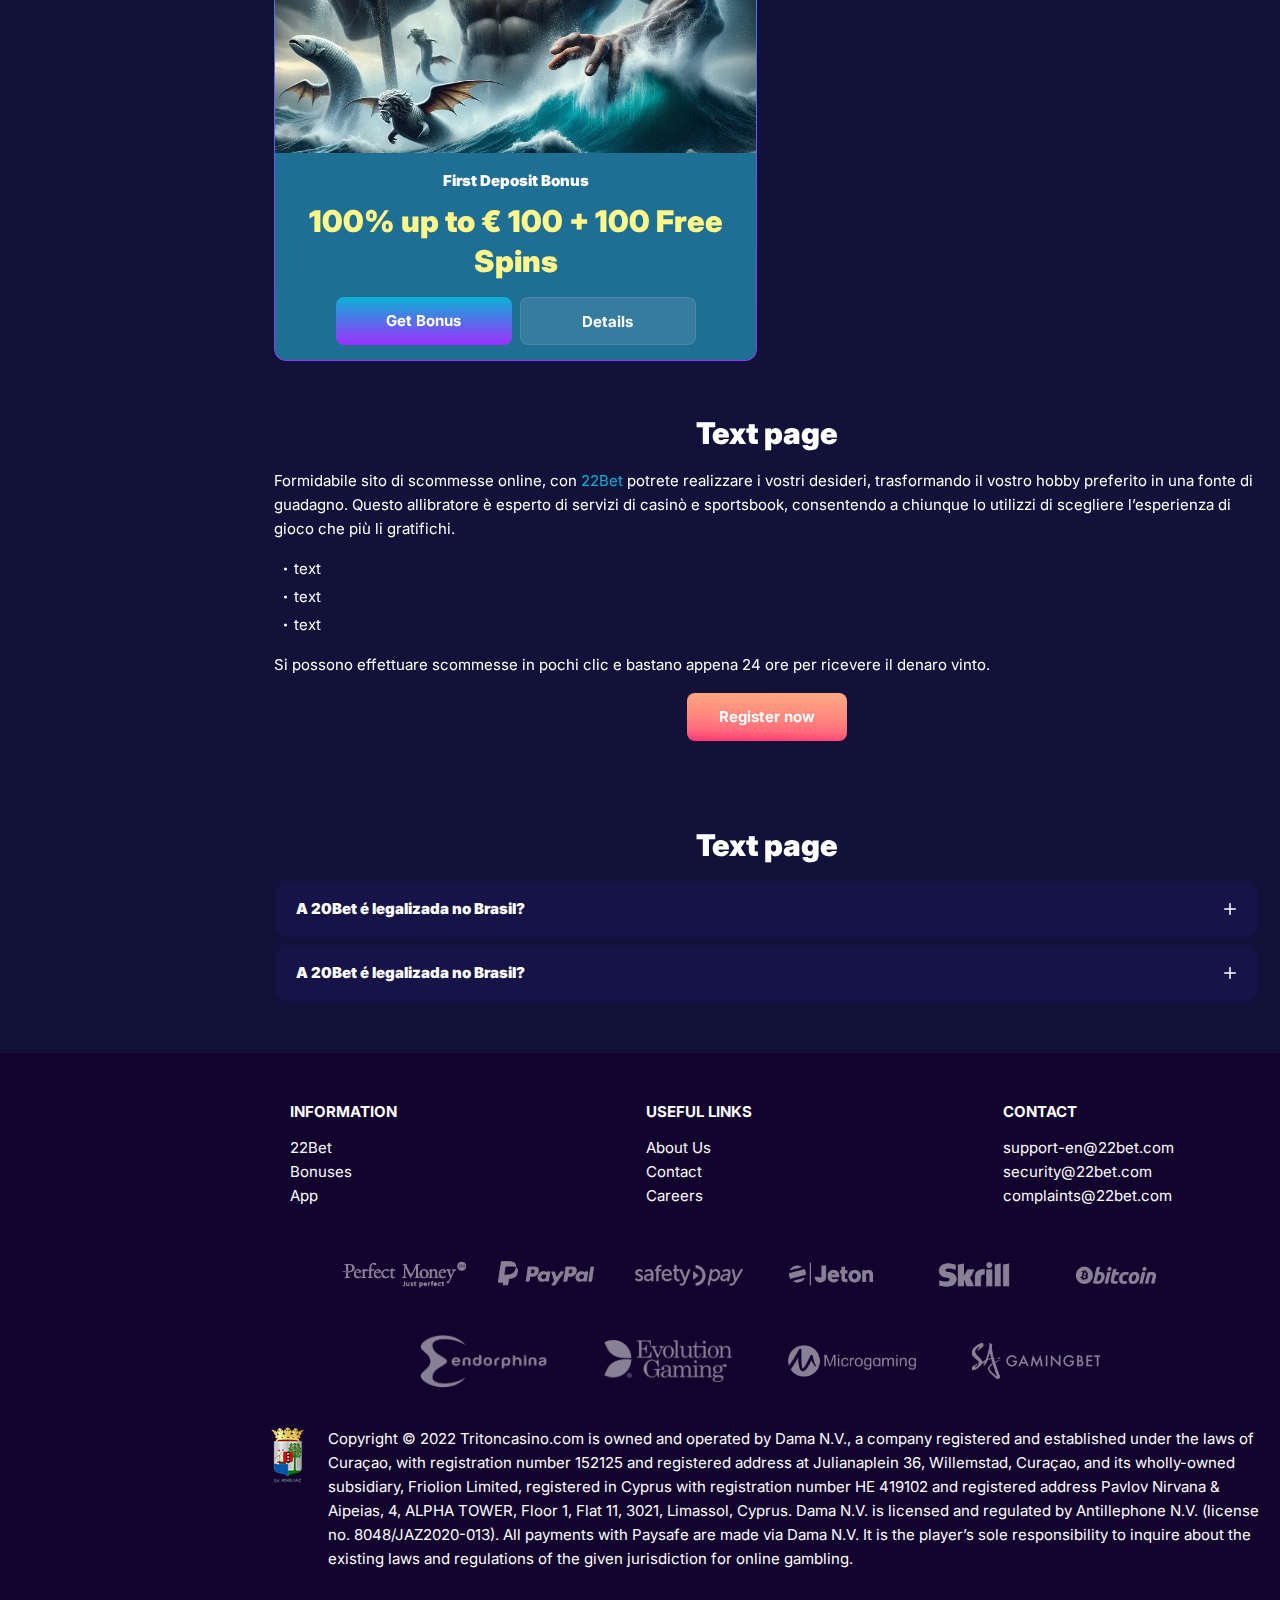
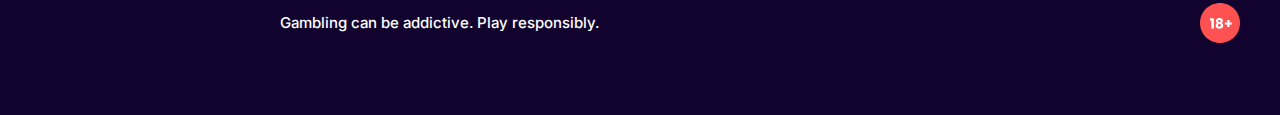
<file: bonus.html>
<!DOCTYPE html>
<html lang="pl">
  <head>
    <meta charset="UTF-8" />
    <meta name="viewport" content="width=device-width, initial-scale=1.0" />
    <title>€10,000 + 800 FS
      The Avalon Quest Tournament</title>
    <meta
      name="description"
      content=""
    />
    <meta property="og:site_name" content="Slotsgem Casino" />
    <meta
      property="og:title"
      content=""
    />
    <meta property="og:type" content="website" />
    <meta property="og:url" content="http://tritonslots.org.pl/" />
    <meta property="og:image" content />
    <meta property="og:image:alt" content />
    <meta property="og:locale" content="pl" />
    <meta
      property="og:description"
      content=""
    />
    <link rel="preconnect" href="https://fonts.googleapis.com" />
    <link rel="preconnect" href="https://fonts.gstatic.com" crossorigin />
    <link
    href="https://fonts.googleapis.com/css2?family=Inter:wght@100..900&display=swap"
    rel="stylesheet"
  />
    <link rel="stylesheet" href="./css/reset.css" />
    <link rel="stylesheet" href="./css/main.css" />
    <link rel="stylesheet" href="./css/media.css" />
    <link rel="icon" href="./images/favicon.png" type="image/x-icon" />
    <script
      src="https://code.jquery.com/jquery-3.6.1.min.js"
      integrity="sha256-o88AwQnZB+VDvE9tvIXrMQaPlFFSUTR+nldQm1LuPXQ="
      crossorigin="anonymous"
    ></script>
  </head>
  <body>
    <header class="header">
      <section class="content header__content">
        <a href="./index.html" class="logo header__logo"
          ><img src="./images/logo.svg" alt="logo" title=""
        /></a>
        <button class="header__btn-menu">
          <svg
            width="16px"
            height="16px"
            viewBox="0 0 16 16"
            xmlns="http://www.w3.org/2000/svg"
          >
            <rect y="0" width="16" height="3" rx="1.5"></rect>
            <rect y="6.5" width="16" height="3" rx="1.5"></rect>
            <rect y="13" width="16" height="3" rx="1.5"></rect>
          </svg>
        </button>
        <nav class="menu header__menu">
          <ul class="header__menu-list">
            <li><a href="./bonus.html">Bonus</a></li>
            <li><a href="./app.html">App</a></li>
          </ul>
          <div class="header__btn">
            <a
              href="#"
              class="header__button header__button-login header__btn-login"
              >Log in
            </a>
            <a
              href="#"
              class="header__button header__button-signin header__btn-signin"
              >Register now</a
            >
          </div>
          <a class="sidebar__country sidebar__country-menu " href="#">
            <span><img src="./images/flag.png" alt="Sweden Flag" title /></span>
            <span>Poland</span>
          </a>
        </nav>
      
        <a href="#" class="header__button header__button-login">Log in </a>
        <a href="#" class="header__button header__button-signin">Register now</a>
        <a class="header__country" href="#">
          <span><img src="./images/flag.png" alt="Sweden Flag" title /></span>
          <span>pl</span>
        </a>
       
      </section>
    </header>
      <section class=" hero hero__bonus hero__page">
        <div class="background hero__background hero__background-page" >
          <img src="./images/bonus/bg-bonus.webp" alt="hero" title />
        </div>

        <div class="hero__data hero__data-bonus">
          <ul
            class="breadcrumbs"
            
          >
            <li
            
            >
              <a href="#" >
                <span >Home</span></a
              >
             
            </li>
            <li
             
            >
              <a href="#" > <span >Bonus</span></a>
              
            </li>
          </ul>
          <h1 class="title general hero__title">
            €10,000 + 800 FS<strong>The Avalon Quest Tournament</strong>
          </h1>
          
          <a href="#" class="button hero__button hero__button-bonus">Register now</a>
        </div>
      </section>
    <main class="main main-page">
    
      <section class="main__wrap main__wrap-page">
      <aside class="sidebar-wrapper">
        <section class="content sidebar">
          
          <div class="sidebar__navigation">
          <button class="sidebar__links-button">In this review</button>
          <div class="sidebar__links">
            <ul class="sidebar__links-list">
              <li><a href="#" title>Review of 22Bet</a></li>
              <li><a href="#" title>Registration</a></li>
              <li><a href="#" title>22Bet Betting Expert Reviews</a></li>
              <li><a href="#" title>Layouts and navigation</a></li>
              <li><a href="#" title>Sports betting</a></li>
              <li><a href="#" title>Sports offers</a></li>
              <li><a href="#" title>Live betting</a></li>
              <li><a href="#" title>Cash out</a></li>
              <li><a href="#" title>Live stream</a></li>
            </ul>
          </div>
        </div>
        </section>
      </aside>

      <section class="content__wrapper">
        
        <section class="content page-nav">
          <div class="page-nav-button sidebar__links-button">In this review</div>
          <ul class="page-nav-list sidebar__links-list">
            <li><a href="#" title>Review of 22Bet</a></li>
            <li><a href="#" title>Registration</a></li>
            <li><a href="#" title>22Bet Betting Expert Reviews</a></li>
            <li><a href="#" title>Layouts and navigation</a></li>
            <li><a href="#" title>Sports betting</a></li>
            <li><a href="#" title>Sports offers</a></li>
            <li><a href="#" title>Live betting</a></li>
            <li><a href="#" title>Cash out</a></li>
            <li><a href="#" title>Live stream</a></li>
          </ul>
        </section>
        <section class="content article">
         
          <p>
            Formidabile sito di scommesse online, con
            <a href="#" class="article__link">22Bet</a> potrete realizzare i vostri desideri, trasformando il vostro hobby preferito in una fonte di guadagno. Questo allibratore è esperto di servizi di casinò e sportsbook, consentendo a chiunque lo utilizzi di scegliere l’esperienza di gioco che più li gratifichi.
          </p>
          <p>Si possono effettuare scommesse in pochi clic e bastano appena 24 ore per ricevere il denaro vinto.</p>
        </section>

        <section class="content bonuses">
          <ul class="bonuses__list">
            <li class="bonuses__item">
              <div class="bonuses__img">
                <img src="./images/bonus/banner-bonus1.webp" alt="" title="" />
              </div>
              <div class="bonuses__desc">
                <h2 class="title high bonuses__title">
                 <strong> First Deposit Bonus</strong>
                 100% up to € 100
                 + 100 Free Spins
                </h2>
                
                <div class="bonuses__buttons bonuses__buttons-bonus">
                  <a href="#" class="button bonuses__button">Get Bonus</a>
                  <a href="#" class="button bonuses__button">Details</a>
                  
                </div>
                
              </div>
            </li>
            <li class="bonuses__item">
              <div class="bonuses__img">
                <img src="./images/bonus/banner-bonus2.webp" alt="" title="" />
              </div>
              <div class="bonuses__desc">
                <h2 class="title high bonuses__title">
                  <strong> First Deposit Bonus</strong>
                  100% up to € 100
                  + 100 Free Spins
                 </h2>
                 
                 <div class="bonuses__buttons bonuses__buttons-bonus">
                   <a href="#" class="button bonuses__button bonuses__button-first">Get Bonus</a>
                   <a href="#" class="button bonuses__button bonuses__button-last">Details</a>
                   
                 </div>
                
              </div>
            </li>
            <li class="bonuses__item">
              <div class="bonuses__img">
                <img src="./images/bonus/banner-bonus3.webp" alt="" title="" />
              </div>
              <div class="bonuses__desc">
                <h2 class="title high bonuses__title">
                  <strong> First Deposit Bonus</strong>
                  100% up to € 100
                  + 100 Free Spins
                 </h2>
                 
                 <div class="bonuses__buttons bonuses__buttons-bonus">
                   <a href="#" class="button bonuses__button">Get Bonus</a>
                   <a href="#" class="button bonuses__button">Details</a>
                   
                 </div>
                
              </div>
            </li>
          </ul>
        </section>
       
       
        <section class="content article">
          <h2 class="article__title high title">
            Text page
          </h2>
          <p>
            Formidabile sito di scommesse online, con  <a href="#" class="article__link">22Bet</a> potrete realizzare i vostri desideri, trasformando il vostro hobby preferito in una fonte di guadagno. Questo allibratore è esperto di servizi di casinò e sportsbook, consentendo a chiunque lo utilizzi di scegliere l’esperienza di gioco che più li gratifichi.
          </p>
          
          <ul >
            <li >text</li>
                  <li >text</li>
                  <li >text</li>
          </ul>
          <p>Si possono effettuare scommesse in pochi clic e bastano appena 24 ore per ricevere il denaro vinto.</p>
         
          <a href="#" class="button article__button article__button-page ">Register now</a>
        </section>
        <section class="content faq">
          <h2 class="title high faq__title">Text page</h2>
          <ul class="faq__list " itemscope itemtype="https://schema.org/FAQPage">
            <li class="faq__item"  itemscope itemprop="mainEntity" itemtype="https://schema.org/Question">
              <h3 class="title medium faq__subtitle js-button-expander"  itemprop="name">A 20Bet é legalizada no Brasil?
               </h3>
              <div  class="faq__answer js-expand-content" itemscope  itemprop="acceptedAnswer" itemtype="https://schema.org/Answer">
                <p  itemprop="text">
                  O pacote especial para novos usuários da 20Bet paga 100% sobre o primeiro depósito, com limite de 600 BRL.
                </p>
              </div>
            </li>
            <li class="faq__item"  itemscope itemprop="mainEntity" itemtype="https://schema.org/Question">
              <h3 class="title medium faq__subtitle js-button-expander"  itemprop="name">A 20Bet é legalizada no Brasil?</h3>
              <div class="faq__answer js-expand-content" itemscope  itemprop="acceptedAnswer" itemtype="https://schema.org/Answer">
                <p  itemprop="text">
                  O pacote especial para novos usuários da 20Bet paga 100% sobre o primeiro depósito, com limite de 600 BRL.
                </p>
              </div>
            </li> 
            
            
          </ul>
        </section>
      </section>
    </section>
    </main>
    <footer class="footer">
      <section class="content footer__content">
        
        <ul class="footer__menu">
          <li>
            <div>Information</div>
            <ul class="footer__info">
              <li><a href="#">22Bet
              </a></li>
              <li><a href="#">Bonuses</a></li>
              <li><a href="#">App
              </a></li>
              
            
            </ul>
          </li>
          
          <li>
            <div>Useful Links</div>
            <ul class="footer__info">
              <li><a href="#">About Us</a></li>
              <li><a href="#">Contact</a></li>
              <li><a href="#">Careers</a></li>
            </ul>
          </li>
          <li>
            <div>Contact
            </div>
            <ul class="footer__info">
              <li><a href="mailto:support-en@22bet.com" >support-en@22bet.com</a></li>
              <li><a href="mailto:security@22bet.com">security@22bet.com</a></li>
              <li><a href="mailto:complaints@22bet.com">complaints@22bet.com</a></li>
            </ul>
          </li>
        </ul>
        <ul class="footer__cards">
          <li>
            <a href="#"><img src="./images/perfect.png" alt="cards" title /></a>
          </li>
          <li>
            <a href="#"><img src="./images/paypal.png" alt="cards" title /></a>
          </li>
          <li>
            <a href="#"
              ><img src="./images/safety.png" alt="cards" title
            /></a>
          </li>
          <li>
            <a href="#"><img src="./images/jeton.png" alt="cards" title /></a>
          </li>
          <li>
            <a href="#"><img src="./images/scrill.png" alt="cards" title /></a>
          </li>
          <li>
            <a href="#"><img src="./images/bitcoin.png" alt="cards" title /></a>
          </li>
          
        </ul>
        <ul class="footer__cards footer__cards-last">
          <li>
            <a href="#"><img src="./images/endorfina.png" alt="cards" title /></a>
          </li>
          <li>
            <a href="#"><img src="./images/evolution.png" alt="cards" title /></a>
          </li>
          <li>
            <a href="#"
              ><img src="./images/micro.png" alt="cards" title
            /></a>
          </li>
          <li>
            <a href="#"><img src="./images/gaming.png" alt="cards" title /></a>
          </li>
          
          
        </ul>
        <div class="footer__wrap">
          <img src="./images/footer-frame.png" alt="logo" title />
          <p>
            Copyright &copy; 2022 Tritoncasino.com is owned and operated by Dama N.V., a company registered and established under the laws of Curaçao, with registration number 152125 and registered address at Julianaplein 36, Willemstad, Curaçao, and its wholly-owned subsidiary, Friolion Limited, registered in Cyprus with registration number HE 419102 and registered address Pavlov Nirvana & Aipeias, 4, ALPHA TOWER, Floor 1, Flat 11, 3021, Limassol, Cyprus. Dama N.V. is licensed and regulated by Antillephone N.V. (license no. 8048/JAZ2020-013). All payments with Paysafe are made via Dama N.V. It is the player’s sole responsibility to inquire about the existing laws and regulations of the given jurisdiction for online gambling.
          </p>
        </div>
        <div class="footer__wrapp">
          
          <p>
            Gambling can be addictive. Play responsibly.
          </p>
          <img src="./images/age.svg" alt="age" title />
        </div>
      </section>
    </footer>
    <script src="./js/sidebar.js" defer></script>
    <script src="./js/expander.js" defer></script>
    <script src="./js/mobile-menu.js" defer></script>
  </body>
</html>
</file>
<file: css/main.css>
html {
  scroll-behavior: smooth;
  text-size-adjust: 100%;
  box-sizing: border-box;
  
}

body {
  display: block;
  position: relative;
  width: 100%;
  font-family: 'Inter', sans-serif;
  font-size: 15px;
  font-weight: 400;
  line-height: 24px;
  text-align: left;
  color: #FFFFFF;
  background: #12113A;

  overflow-x: hidden;
}

.content {
  display: block;
  position: relative;
  width: 100%;
  max-width: 1250px;
  max-width: 1400px;
  overflow: hidden;
  border-radius: 12px;
  padding: 32px 0;
  margin: 0 auto 20px auto;
}

h1,
h2,
h3,
h4,
.title {
  display: block;
  position: relative;
  font-size: 40px;
  font-weight: 900;
  line-height: 48px;
  text-align: center;
  color:#FFF78C;
}

h2,
.title.high {
  display: flex;
  justify-content:center;
  align-items: center;
  font-size: 30px;
  line-height: 40px;
  font-weight: 900;
  text-transform: none;
  text-align: center;
 color: #FFFFFF;
  margin-bottom: 16px;
}



h3,
title.medium {
  font-size: 15px;
  font-weight: 900;
  line-height: 24px;
  text-align:center;
  color: #FFFFFF;
    text-transform: none;
}
h4,
title.mini {
  font-size: 28px;
  font-weight: 700;
  line-height: 32px;
  text-align: center;
  color: #FFFFFF;
    text-transform: none;
}

article > *,
.article > *,
.desk > * {
  margin-top: 16px;
}

article > *:first-child,
.article > *:first-child,
.desk > *:first-child {
  margin-top: 0 !important;
}

article > h2,
.article > h2,
.desk > h2 {
  margin-top: 32px;
}

article > h3,
.article > h3,
.desk > h3 {
  margin-top: 16px;
}
article > h4,
.article > h4,
.desk > h4 {
  margin-top: 16px;
}

.button
 {
  position: relative;
  width: 160px;
  height: 48px;
  background: linear-gradient(181.42deg, #FEC183 1.1%, #FEA981 1.16%, #FE877E 50.77%, #FE6B7B 77.06%, #FF1572 111.95%);
  border-radius: 8px;
  overflow: hidden;
  font-size: 15px;
  font-weight: 700;
  line-height: 24px;
  text-align: center;
  text-decoration: none;
  color: #ffffff;
  white-space: nowrap;
  cursor: pointer;
  padding: 12px 24px;
  margin: 0 auto;
  transition: all 0.5s;
 
}




.button:hover {
  transform: scale(1.1);
}

.header__button {
  position: relative;
  min-width: 160px;
  height: 40px;
  font-size: 15px;
  font-weight: 700;
  line-height: 24px;
  text-align: center;
  text-decoration: none;
  border-radius: 8px;
  white-space: nowrap;
  color: #FFFFFF;
  cursor: pointer;
  padding: 8px 24px;
  margin: 0 auto;
    transition: all 0.5s;
}

.header__button-signin{
  background: linear-gradient(0deg, #9F2FFF 0%, #0BB1D3 100%);

  margin-right: 16px;
  margin-left: 8px;
  
  
}

.header__button-signin:hover {
  background: #FFFFFF1A;
  border: 1px solid #FFFFFF1A;
}

.header__button-login {
  background: #FFFFFF1A;
  border: 1px solid #FFFFFF1A;
  margin-left: auto;
  margin-right: 0;
  padding: 8px 31.5px;
  
}

.header__button-login:hover {
  background: linear-gradient(0deg, #9F2FFF 0%, #0BB1D3 100%);


}

.header,
.main,
.footer {
  display: flex;
  position: relative;
  justify-content: space-between;
  align-items: center;
  width: 100%;
  max-width: 1600px;
  padding: 20px;
  margin: 0 auto;
}

.background,
.hero__background {
  display: block;
  position: absolute;
  bottom: 0;
  left: 0;
  height: 100%;
  width: 100%;
  overflow: hidden;
}

.background img,
.hero__background img {
  position: relative;
  display: block;
  width: 100%;
  height: 100%;
  object-fit: cover;
}
.images img {
  border-radius: 6px;
  width: 100%;
  height: 100%;
  overflow: hidden;
}

/* -------------------HEADER---------------- */

.header {
  position: fixed;
  top: 0;
  left: 0;
  right: 0;
  background: #12113A;
  padding: 0;
  z-index: 100;
  max-width: 100%;
}

.header__content {
  display: flex;
  align-items: center;
  justify-content: space-between;
  flex-direction: row;
  max-width: 1600px;
  max-height: 80px;
  border-radius: 0;
  background: #12113A;
  padding: 20px;
  margin-bottom: 0;
}

.logo {
  display: block;
  position: relative;
  flex: 0 0 116px;
  margin-right: auto;
  padding: 20px 0;
  transition: all 0.5s;
}



.logo:hover {
  transform: scale(1.2);
}

.logo img {
  display: block;
  position: relative;
  width: auto;
  max-height: 40px;
}

.header__menu {
  display: flex;
  white-space: nowrap;
  max-height: calc(100vh - 80px);
  overflow-y: auto;
  margin-left: 28%;
    margin-right: auto;
}

.header__menu-list {
  display: flex;
  flex: 1 1 auto;
  flex-direction: row;
  justify-content: center;
  align-items: center;
  white-space: nowrap;
  gap: 24px;
  

}

.header__menu-list li {
  display: block;
  text-align: left;
  transition: all 0.5s;
}

.header__menu-list li a {
  display: block;
  color: #ffffff;
  font-weight: 700;
  text-transform: uppercase;
  padding: 20px 0;
  
  
}

.header__menu li a:hover {
 color: #FFF78C;

}
.header__country {
  display: flex
;
    align-items: center;
  margin-right: 10px;
  color:#FFFFFF;
  text-transform: uppercase;
  margin-left: 0;
}
.header__country img {
  display: block;
  width: 24px;
  height: 24px;
  vertical-align: middle;
}
.header__country span {
  
  margin-right: 8px;}

.header__country span,.sidebar__country span {
  display: inline-block;
}



.header__btn {
  display: none;
}
/* -------------- header__btn-menu-----------*/

.header__btn-menu {
  display: block;
  flex: 0 1 auto;
  min-width: 0;
  background: #FFFFFF1A;

  border: 1px solid #ffffff;
  padding: 12px;
  order: 3;
  transition: all 0.5s;
}

svg {
  position: relative;
  fill: 
  #ffffff;
  line-height: 1;
  vertical-align: 1;
}

.header__btn-menu {
  display: none;
}

.header__menu .sidebar__country-menu{
  display: none;
}

/* -------------main------------- */
.main {
  padding-top: 100px;
  padding-bottom: 0;
}

.content__wrapper {
  display: block;
  position: relative;
  flex: 1 1 100%;
  margin-left: 20px;
}

/* -------------sidebar--------- */

.sidebar-wrapper {
  display: block;
  position: relative;
  align-self: stretch;
  flex: 0 0 234px;
}
.sidebar {
  position: sticky;
  top: 100px;
  bottom: 20px;
 
  box-shadow: none;
  background: none;
  padding: 0px;
  overflow-y: auto;
  height: calc(100vh - 100px);
 
}

.sidebar::-webkit-scrollbar {
  display: none;
}


.sidebar__country{
  display: flex;
    align-items: center;
  padding: 0 5px;
  margin-top: 16px;
}
.sidebar__country img {
  display: block;
  width: 24px;
  height: 24px;
  vertical-align: middle;
}

.sidebar__country span{
  color:#FFFFFF;
  margin-left: 8px;
  margin-bottom: 16px;
  transition: all 0.5s;
}

.sidebar__country span:hover{
  color:#FFF78C;
  
}


.sidebar__menu ul li a {
  display: block;
  position: relative;
  color: #FFFFFF;
  transition: all 0.5s;
  display: flex;
  align-items: center;
  transition: all 0.5s;
}

.sidebar__menu ul li:nth-child(2),.sidebar__menu ul li:last-child{
  padding-bottom: 12px;
  border-bottom:1px solid #FFFFFF1A;

}
.sidebar__links-list li{
  padding:0 16px ;
}

.sidebar__menu ul li:hover a img {
  filter: brightness(0) saturate(100%) invert(88%) sepia(40%) saturate(500%) hue-rotate(0deg) brightness(1.1);

}

.sidebar__menu ul li:hover a {
  color:#FFF78C;
  
}

/*  */

.sidebar__menu, .sidebar__navigation{
  padding: 8px;
  background: linear-gradient(0deg, rgba(25, 16, 78, 0.6), rgba(25, 16, 78, 0.6)),
linear-gradient(179.99deg, rgba(34, 81, 219, 0.13) 0%, rgba(34, 81, 219, 0.48) 33.9%, rgba(34, 81, 219, 0) 102.64%);

  border-radius: 12px;
  
  margin-bottom: 16px;
}

.sidebar__menu ul li{
  display: flex;
  align-items: center;
  padding: 0 12px;
  padding: 12px;
  transition: all 0.5s;
}


.sidebar__menu ul li + li {
  margin-top: 5px;
}
.sidebar__menu li a img {
  min-width: 20px;
  min-height: 20px;
  margin: auto;
  margin-right: 12px;
  vertical-align: middle;
}



.sidebar__links-button,.sidebar__nav-button {
  position: relative;
  width: 100%;
  font-size: 15px;
  font-weight: 700;
  line-height: 24px;
  color: #FFFFFF;
  text-align: left;
  
background: #FFFFFF1A;

  padding: 8px 16px;
  white-space: normal;

  border-radius: 8px; 
  margin-bottom: 10px;
  transition: all 0.5s;
}

.page-nav-button{
  border-radius: 0;
}

.sidebar__navigation{
  
  padding: 8px 8px 12px 8px;
 border-radius: 8px;

}

/* .sidebar__links-button::after  */
.page-nav-button::after
{
  content: "";
  display: block;
  position: absolute;
  right: 10px;
  top: 50%;
  transform: translateY(-50%);
  width: 20px;
  height: 20px;
  background: url(../images/sidebar/sidebar-arrowDown.svg) no-repeat center center / contain;
  transition: transform 0.3s ease-in-out;
}

.sidebar__links-button.active::after {
  transform: translateY(-50%) rotate(180deg); 
 
}

.sidebar__links-list li a {
  position: relative;
  display: block;
  color: #FFFFFF;
  
  transition: all 0.5s;
 
}


.sidebar__links-list.active {
  display: block;
}

.sidebar__links-list li{
  transition: all 0.5s;
}
.sidebar__links-list li:hover{
  padding-right: 0;
}

.sidebar__links-list li a:hover{
  
  font-weight: 700;
  color:#0BB1D3;
  
}

.sidebar__links-list li + li {
  padding-top: 12px;
}

.page-nav-button {
  margin-bottom: 0;
  cursor: pointer;
}

/* .sidebar__links-list, */
.page-nav-list {
  overflow: hidden;
  max-height: 0;
  transition: max-height 0.5s ease;
}

/* .page-nav-list{
  padding:0 16px ;
 
} */


/* .sidebar__links-list.active, */
.page-nav-list.active {
  display: block;
  max-height: 1000px;
}

.page-nav-list.active {
  margin-top: 10px;
  margin-bottom: 10px;
}

.page-nav {
  display: none;
  background: linear-gradient(0deg, rgba(25, 16, 78, 0.6), rgba(25, 16, 78, 0.6)),
linear-gradient(179.99deg, rgba(34, 81, 219, 0.13) 0%, rgba(34, 81, 219, 0.48) 33.9%, rgba(34, 81, 219, 0) 102.64%);
  padding: 0;
}

/* -----------hero------ */

.hero {
  display: flex;
  justify-content:center;
  align-items: center;
  min-height: 360px;
  /* height: 360px; */
  padding: 0;
  border-radius: 12px;
  padding: 30px 20px ;
  /* max-width: 1400px; */
}

.hero__data {
  display: flex;
  flex-direction: column;
  justify-content:center;
  align-items: center;
  position: relative;
  max-width: 500px;
  border-radius: 10px;
  padding: 32px;

  
}


.hero__title strong{
  font-size: 20px;line-height: 24px;
  font-weight: 700;
  color:#ffffff;
  text-transform: capitalize;
  
  margin-top: 8px;
}

.hero__title {
  display: flex;
  flex-direction: column;
  text-align: center;
  margin-bottom: 16px;
}

.hero__rating {
  display: flex;
  justify-content: center;
  align-items: center;
  margin-bottom: 16px;
  font-size: 16px;line-height: 18.75px;
  font-weight: 400;
  color:#ffffff;
  }

.hero__rating p {
  margin-right: 16px;
  
}
.hero__rating span {
  display: flex;
  align-items: center;
  gap: 4px;
}




.hero__button {
  margin-left:auto;
  z-index: 3;
}
/* -------------article--------------- */

.article .article__subtitle {
  justify-content: start;
  font-size: 20px;
  line-height: 32px;
  color: #ffffff;
  padding: 0;
  margin: 16px 0 0 0;
  text-decoration: none;
}

.article__button,
.ratings__button {
  display:flex;
  justify-content: center;
  align-items: center;
  width: 160px;
  height: 48px;
  margin-top: 16px;
  margin-right: auto;
  margin-left: auto;
  transition: all 0.5s;
}

.article__button:hover,
.ratings__button:hover {
  transform: none;
  background: #FFFFFF1A;
  border: 1px solid #FFFFFF;
}

.article ul li {
  position: relative;
  padding-left: 20px;
}

.article ul li + li{
  margin-top: 4px;
}

.article ul li::before
 {
  content: "";
  position: absolute;
  display: block;
  width: 3px;
  height: 3px;
  border-radius: 50%;
  top: 50%;
  transform: translateY(-50%);
  left: 10px;
  background: #ffffff;
}

/* для нумерованного списка */

.article ol {
  counter-reset: ol;
  position: relative;
  
}

.article ol li {
  counter-increment: ol; 
  position: relative; 
  padding-left: 20px;}

.article ol li::before {
  content: counter(ol) "."; 
  display: inline-block;
  position: absolute;
  font: inherit;
  font-weight: 700;
  color: inherit;
  left: 0;
  top: 50%;
  transform: translateY(-50%);
}
/*  */


/* ------about----------- */
table {
  width: 100%;
  display: flex;
}
.about__group {
  display: flex;
  flex-direction: column;
  width: 50%;
  gap: 8px;

}
.about__group + .about__group {
  margin-left: 20px;
}
 table tr ,.features ul li {
  position: relative;
  display: flex;
  padding: 12px 20px ;
  background: #161349;

 border-radius: 10px;
 
 
}

table tr::after,.features ul li::after{
  content: ''; 
  display: block;
  position: absolute; 
  top: 0;
  left: 0;
  right: 0;
  bottom: 0;
  padding: 1px;
background:linear-gradient(0deg, #9F2FFF 0%, #0BB1D3 100%);

mask: linear-gradient(#fff 0 0) content-box, linear-gradient(#fff 0 0);
    -webkit-mask-composite: destination-out;
  border-radius: 10px; 
}




table td:first-child {
  width: 50%;
  font-weight: 700;
  color:#FFffff;

}

table td:last-child {
  width: 50%;
  padding-left: 10px;
}

/* ------------features------ */

.features__info  {
  display: block;
  position: relative;
  
  height: auto;
  
} 
.features__list {
  display: flex;
  gap: 20px;
  justify-content: space-between;
 }

  .features ul li {
    display: flex;
    align-items: center;
    padding: 12px 20px 12px 60px;
  }

  .features ul li::before{
    content: '';
    display: block;
    position: absolute;
    min-width: 24px;
    height: 24px;
    left: 20px;
    background: url(../images/main/features-icon.svg) no-repeat center center / contain;
  }
  
  .features__info ul{
    display: flex;
    flex-direction: column;
    gap: 8px;
  }

.features__info {
  width: 50%;
  
}
/* -------------banner---------------- */

.banner {
  display: flex;
  align-items: center;
  justify-content:center;
  overflow: hidden;
  width: 100%;
  min-height: 320px;
  padding: 54px 20px;
  background: transparent;
    border-radius: 12px;
    margin-bottom: 20px;

  
}



.banner__info {
  display: flex;
 
  flex-direction: column;
  align-items: center;
  position: relative;
 
  max-width: 420px;
  text-align: left;
  
  border-radius: 12px;
  padding: 16px;
}

.banner .banner__title-main {
  flex-direction: column;
  align-items: center;
  font-weight: 700;
  line-height: 24px;
  font-size: 20px;
  color: #ffffff ;
  text-transform: capitalize;
  margin-bottom: 16px;
  -webkit-text-fill-color: initial;;
}

.banner .banner__title::after {
  display: none;
}

.banner__title-main > *:last-child {
  color: #FFF78C;
  font-size: 40px;
  line-height: 48px;
  margin-bottom: 8px;
  font-weight: 900;
}



.banner__button:first-child button {
  width: 176px;
  height: 48px;
  display: flex;
    justify-content: center;
    align-items: center;
 


 margin-left:0;
}

.bonuses__buttons-main{
  flex-wrap: wrap;
}
/* ------------ratings------------------- */

.ratings__list {
  margin-top: 16px;
  display: flex;
  justify-content: space-between;
  flex-wrap: wrap;
  gap: 8px;
 
border-radius: 10px;
  margin-bottom: 16px;
}

.ratings__list li {
  display: flex;
  justify-content: center;
  flex-direction: column;
  width: calc(50% - 10px);
 background: #161349;

  border-radius: 6px;
  padding: 24px 20px;
}

.ratings__info {
  display: flex;
  gap: 20px;
  font-size: 15px;
  line-height: 24px;
  font-weight: 600;
  color: #FFFFFF;
  justify-content: space-between;
  text-transform: capitalize;
  margin-bottom: 16px;
}

.ratings__img {
 
  width: 100%;
  height: 24px;
  border-radius: 10px;
 background: #12113A;

  overflow: hidden;
}

.ratings__list .ratings__img span {
all: unset;
display: block;
height: 24px;background: linear-gradient(0deg, #9F2FFF 0%, #0BB1D3 100%);



border-radius: 10px;
}


/* --------faq------------- */
.faq {
  overflow-anchor: none;
}

.faq__subtitle {
  position: relative;
  font-weight: 900;
  font-size: 15px;
  line-height: 24px;
  text-align: left;
  background: #161349;

  text-transform: none;
  border-radius: 12px;
  color:#FFFFFF;
  cursor: pointer;
  -webkit-text-fill-color: initial;
  padding: 16px 60px 16px  20px;
}

.faq__list li + li {
  margin-top: 8px;
}

.faq__subtitle::after {
  content: "";
  display: block;
  position: absolute;
  top: 50%;
  transform: translateY(-50%);
  right: 16px;
  width: 24px;
  height: 24px;
  background: url(../images/faq-plus.svg) no-repeat center center / contain;;
  transition: all 0.5s;
}

.faq__subtitle.active::after {
  background: url(../images/faq-minus.svg) no-repeat center center / contain;
  
}



.faq__item{
  position: relative;
  border-radius: 12px;
}

.faq__item.active{
  
  background: #161349;

 border:1px solid #9F2FFF;
 border-radius: 12px;


}




.faq{
  padding-left: 2px;
  padding-right: 2px;
}

.faq__subtitle.active {
  position: relative;
  background: transparent;
border-bottom-right-radius: 0;
  border-bottom-left-radius: 0;
  
}

.faq__answer {
  position: relative;
  padding: 0 20px 12px 20px ;
  border-radius: 12px;
 
  color:#ffffff;
  border-top-right-radius: 0;
  border-top-left-radius: 0;
  
 

  
}



.js-expand-content {
  display: none;
  overflow: hidden;
}
/*  */

.js-expand-content.expanded {
  height: 100%;
}


/* ---------main__arrow------ */
.main__arrow {
  display: block;
  position: fixed;
  width: 32px;
  height: 32px;
  right: 20px;
  bottom: 20px;
  background: url(../images/ArrowUp.svg) no-repeat center center / contain;
  z-index: 100;
}

/* -------footer------------ */
.footer {
  padding-top: 0;
  padding-left: 260px;
  background: #12032E;

  max-width: 100%;
}

.footer__content {
  display: flex;
  flex-direction: column;
  align-items: center;
  
  max-width: 1250px;
  gap: 32px;
  padding-left: 0;
  padding-right: 0;
  
}

.footer__logo {
  display: flex;
  max-height: 40px;
  padding: 0;
  margin: 0 auto;
  flex: 0;
}

.footer__logo img {
  display: block;
}
.footer__menu {
  display: flex;
  flex-wrap: wrap;
  gap: 16px;
  align-items: center;
  align-content: center;
  justify-content: center;
  border-radius: 20px;
 
  padding: 4px 32px;
}

.footer__menu {
  display: flex;
  justify-content: space-between;
  flex-wrap: wrap;
  padding: 15px 30px;
  align-items: flex-start;
}

.footer__menu div {
  font-weight: 700;
  color:#ffffff;
  text-transform: uppercase;
  margin-bottom: 12px;
}

.footer__menu li {
  position: relative;
  color:#ffffff;
  
  flex: 0 1 calc((100% - 30px) / 4);
}
.footer__info {
  position: relative;
}


.footer__info a {
  color: inherit;
  white-space: nowrap;
}



.footer__cards {
  display: flex;
  flex-wrap: wrap;
  justify-content: center;
  align-items: center;
  gap: 14.5px;
}
.footer__cards li a {
  display: block;
}

.footer__cards li {
  transition: all 0.5s;
}

.footer__cards li:hover {
  transform: scale(1.1);
}

.footer__cards img {
  width: 100%;
  height: auto;
  width: 128px;
  height: 100%;
}

.footer__cards-last{
  gap:56px;
}

.footer__wrap,.footer__wrapp {
  display: flex;
  justify-content: space-between;
  align-items: flex-start;
  gap:12px;

}
.footer__wrap img {
  display: block;
  width: 56px;
  height: 56px;
}

.footer__wrapp{
  align-items: center;
  width: 100%;
  gap: 0;
  padding: 0 20px;
}

.footer__wrap p,.footer__wrapp p {
  color:#ffffff;
}

.footer__wrapp p{
  color:#ffffff;
  font-weight: 500;
}


.footer__wrapp img{
  display: block;
  width: 40px;height: 40px;
  margin-left: auto;
}

/* --------------bonus-page--------------- */
.breadcrumbs {
  display: flex;
  justify-content:center;
  text-align: center;
  margin-bottom: 12px;
  white-space: nowrap;
}

.breadcrumbs li:not(:last-child) a {
  padding-left: 0;
}


.breadcrumbs li a {
  font-weight: 400;
  color: #ffffff;
  padding: 10px;
}

.breadcrumbs li:first-child a:hover {
  color: #FFF78C;
}

.breadcrumbs li:last-child a {
  font-weight: 700;
}

.breadcrumbs > li:not(:last-child):after {
  content: "|";
  position: relative;
 color: #ffffff;
}

.hero__title-bonus {
  margin-bottom: 16px;
}

/* .article__link {
  color: #0BB1D3
} */

.article a:not(.button){
   color: #0BB1D3
}

.banner__background-page {
  height: 173px;
  max-height: 100%;
  object-fit: cover;
  
}


.banner__background-page img{
  display: block;
  height: 100%;
  width: 100%;
  object-fit: cover;
  

  
}



.hero__page {
  position: relative;
  /* max-width: 1504px;
    margin-left: auto;
    margin-right: auto; */
  display: flex
;
top: 80px;
  justify-content: center;
  align-items: center;
 border-radius: 0;
  padding-top: 24px;
  padding-bottom: 24px;
  padding-left: calc(50% - 550px);
  padding-right: calc(50% - 550px);
  overflow: hidden;
}

.main-page{
  top: 0;
    display: block;
}



.main__wrap {
  display: flex
;
  position: relative;
  flex: 1 1 100%;
  justify-content: center;
  align-items: stretch;
  max-width: 1600px;
  /* padding: 20px 30px; */
  margin: 0 auto;
}
.content.bonuses {
  padding: 0;
  background: none;
  border:none;
  box-shadow: none;
}

.bonuses__list {
  display: flex;
  flex-direction: row;
  gap: 20px;
  display: grid
;
    grid-template-columns: repeat(3, 1fr);
}

.bonuses__item {
  position: relative;
  display: flex;
  background: transparent;
  flex-direction:column;
  width: 100%;
  border-radius: 12px;
  padding: 0;
  overflow: hidden;
  
}



.bonuses__item:nth-child(1){
  background: linear-gradient(0deg, #52347E, #52347E),
linear-gradient(180deg, rgba(18, 18, 60, 0) -5.19%, #12123C 100%);



}
.bonuses__item:nth-child(2){
  background: linear-gradient(0deg, #364988, #364988),
linear-gradient(180deg, rgba(18, 18, 60, 0) -5.19%, #12123C 100%);



}
.bonuses__item:nth-child(3){
background: linear-gradient(0deg, #1F6E94, #1F6E94),
linear-gradient(4.96deg, #002C42 4.39%, rgba(0, 146, 219, 0.02) 96.4%);


}

.bonuses__item::after {
    content: '';
    display: block;
    position: absolute;
    top: 0;
    left: 0;
    right: 0;
    bottom: 0;
    padding: 1px;
    background: linear-gradient(0deg, #9F2FFF 0%, #0BB1D3 100%);
    mask: linear-gradient(#fff 0 0) content-box, linear-gradient(#fff 0 0);
    -webkit-mask-composite: destination-out;
    border-radius: 12px;
}





.bonuses__item + .bonuses__item {
  margin-top: 0;
}

.bonuses__item:before {
  display: none;
}

.bonuses__img img {
  display: block;
  height: 100%;
  width: 100%;
}

.bonuses__desc {
  padding: 16px 20px;
  height: auto;
  width: 100%;
  text-align: center;
z-index: 1;}
.bonuses__desc strong {
  color: #ffffff;
  margin-bottom: 8px;
  font-size: 15px;
  line-height: 24px;
  text-transform: capitalize;
  text-align: center;
}

.title.bonuses__title {
  flex-direction: column;
  text-align: center;
  justify-content: center;
  align-items: center;
  color:#FFF78C;
  border: none;
  font-size: 30px;
  line-height:40px;
  font-weight: 900;
  position:static;
  text-transform: none;
  margin-bottom: 16px;
  -webkit-text-fill-color: initial;
  background: transparent;padding: 0;
}

.title.bonuses__title::before,.title.bonuses__title::after {
  display: none;
}


.bonuses__buttons {
  display: flex;
  justify-content: center;
  /* flex-wrap: wrap; */
  gap: 8px;
  
}

.bonuses__button {
  display: block;
  width: 176px;
  margin-left: 0;
  margin-right: 0;
  font-size: 15px;
  color: #ffffff;
  padding: 12px 20px;
 line-height: 24px;
  font-weight: 700;
  height: 48px;
 
  transition: all 0.5s;

  
}

.bonuses__button:first-child {
  background: linear-gradient(0deg, #9F2FFF 0%, #0BB1D3 100%);

  
}

.bonuses__button:first-child:hover {
  background: #FFFFFF1A;
  border: 1px solid #FFFFFF1A;

transform: none;
}

.bonuses__button:last-child {
  border: 1px solid #FFFFFF1A;
  background: #FFFFFF1A;


 
}

.bonuses__button:last-child:hover {
  background: linear-gradient(0deg, #9F2FFF 0%, #0BB1D3 100%);

 transform: none;
}


.article__list li + li {
  margin-top: 8px;
}

.hero__button-page{
  background: #FF4949;

}



.article__list li + li {
  margin-top: 8px;
}

.banner__wrapper{
  display: flex;
  flex-wrap: wrap;
  flex-direction: column;
  gap:20px;
  padding: 0;
  background: none;
}


/* --------------------app-page------------- */
.banner__app {
  position: relative;
  display: flex;
  flex-direction: row;
  align-items: center;
  justify-content: center;
  min-height: 200px;
  border-radius: 6px;
  padding: 32px 20px;
}

/* .hero__button-app{
  margin-top: 12px;
} */

.banner__logo img {
  max-height: 90px;
}

.banner__content-app {
  display: flex;
  flex-direction: column;
  align-items: center;
  gap:16px;
  width: 100%;
}


.banner__btn {
  display: flex;
  flex-direction: column;
  position: relative;
  width: 240px;
  height: 64px;
  font-size: 15px;
  font-weight: 700;
  line-height: 20px;
  text-align: center;
  text-decoration: none;
  justify-content: center;
  border-radius: 10px;
  align-items: flex-start;
  background: #12113A;
  color: #ffffff;
    cursor: pointer;
    text-transform: uppercase;
  padding:  16px 38px;
  padding: 16px 30px 16px 80px;
  padding: 8px 32px 8px 60px;
  margin: 0 ;
  transition: all 0.3s ease;
  overflow: hidden;
  
}

.banner__btn::before{
  content: ''; 
  display: block;
  position: absolute; 
  top: 0; 
  left: 0;
  right: 0;
  bottom: 0;
  padding: 2px;
background:linear-gradient(0deg, #9F2FFF 0%, #0BB1D3 100%);
mask: linear-gradient(#fff 0 0) content-box, linear-gradient(#fff 0 0);
    -webkit-mask-composite: destination-out;
  border-radius: 10px; 
} 

.banner__btn:hover {
  transform: scale(1.1);
}

.banner__btn span{
  font-weight: 700;font-size: 24px;
  line-height: 32px;
  text-transform:none;
}


.banner__btn-android{
  padding: 8px 30px 8px 70px;
}

.banner__btn-app::after,
.banner__btn-android::after {
  content: "";
  position: absolute;
  left: 26px;
  
  top: 50%;
  transform: translateY(-50%);
  width: 32px;
  height: 32px;
  background: url(../images/app/android.svg) no-repeat center center / contain;
}

.banner__btn-android::after {
  background: url(../images/app/apple.svg) no-repeat center center / contain;
}
</file>
<file: css/media.css>
@media screen and (max-width: 1558px) {
  .ratings__img img + img {
    margin-left: 12px;
}
}

@media screen and (max-width: 1486px) {
  .ratings__img img + img {
    margin-left: 10px;
}

.ratings__img img {
  width: 36px;
  height: 36px;
}
}
@media screen and (max-width: 1313px) {
  .rating__wrapper {
    padding-left: 0;
  }

  .table tr td:nth-child(2) img {
    width: 20px;
  }
}

@media screen and (max-width: 1292px) {
  .features {
    flex-direction: column;
  }

  .content__wrapp {
  
    margin-bottom: 20px;
  }
  .features__wrapp {
    margin-left: 0;
    border-radius: 16px;
    width: 50%;
  }

  .features-banner__background {
    width: 100%;
    max-height: 571px;
  }

  .bonuses__list{
    grid-template-columns: repeat(2, 1fr);
  }

  .title.bonuses__title{
    justify-content: center;
    align-items: center;
    text-align: center;
  }

  .bonuses__buttons-bonus{
justify-content: center;
  }

}



@media screen and (max-width: 1288px) {
  
  .features__table td:nth-child(2) {
   
    padding-left: 5px;
  }
  
}


@media screen and (max-width: 1252px) {
  .features-banner__data {
    padding: 20px;
  }

  .features-banner__title {
    font-size: 28px;
  }
  .features-banner__title span{
    font-size: 16px;
  }
  
  .hero{
    padding-left: 20px;
  }
}

@media screen and (max-width: 1233px) {
  
  .table tr td:nth-child(2) img {
    width: 18px;
  }
  .ratings__wrap {
    gap: 0;
  }

  .banner__app {
    padding-left: 20px;padding-right: 20px;
  }

 .features__table-content {
    flex-direction: column;

  }

  

.features-wrapper {
  width: 100%;
}

 
  .banner__info{
    background: rgba(0, 0, 0, 0.3);
    border-radius: 6px;
    
    min-width: 0;
  }

  .bonuses__button:last-child{
    border: 1px solid #ffffff;
  }

  .bonuses__button:first-child:hover {
    border: 1px solid #ffffff;
  }
  .banner{
    padding-left: 20px;
  }
}
@media screen and (max-width: 1205px) {


.features__table-content {
  flex-direction: column;
}
.features-wrapper {
  width: 100%;
}
.banner__background img{
  object-position: 100%;
}

}
@media screen and (max-width: 1183px) {
  .ratings__wrap {
    flex-direction: column;
    align-items: center;
    gap: 20px;
    width: 100%;
    min-height: 328px;
    min-height: max-content;
  }

  
  .table tr td:nth-child(2) img {
    width: 24px;
  }
  .features-banner__title span {
    font-size: 22px;
}

  .content__wrapp {
    flex-direction: column;
  }
  .features-banner__title {
    font-size: 32px;
}

  .features__wrapp{
  width: 100%;
  height: 368px;
  }

  .features-banner__data {
    padding: 40px;
}

  
  .features .content__wrapp-last{
    flex-direction: column;
  }


  .banner{
    width: 100%;

  }
}


@media screen and (max-width: 1136px) {

table td:first-child {
  width: 50%;
}
table{
  flex-direction: column;
}
.about__group{
  width: 100%;
}
.about__group + .about__group {
  margin-left: 0;
  margin-top: 8px;
}

.hero__background img{
object-position: 1%;
}
.features__list {
  width: 100%;
  flex-direction: column;
  gap:8px;
}
.features__info {
  width: 100%;}



table td:last-child {
  width: 50%;
}}

@media screen and (max-width: 1060px) {


  .footer{
    padding: 20px;
  }

  .header__menu {
   
    margin-left: 0;
  }

}

@media screen and (max-width: 781px) {
  .footer__menu li {
    flex: 0 1 calc((100% - 30px) / 3)
  }

  .footer__menu{
    
    gap: 0;
  }
}

@media screen and (max-width: 800px) {
  /* -------------------------- */
  .header__menu {
    display: none;
    
  }
  .header__btn-menu {
    display: block;
    background: #12113A;

    border: 1px solid 
    #ffffff;

    border-radius: 8px;
  }
  .header__btn-menu.active {
    background: #12113A;

  }

  .header__btn-menu svg {
    display: block;
    margin: 0;
  }
  .header__btn-menu svg rect {
    transform-origin: 50% 50%;
    transition: all 0.5s;
  }

  .header__btn-menu.active svg rect:nth-child(1) {
    x: -2px;
    y: 6px;
    width: 20px;
    transform: rotate(225deg);
  }

  .header__btn-menu.active svg rect:nth-child(3) {
    opacity: 0;
  }

  .header__btn-menu.active svg rect:nth-child(2) {
    x: -2px;
    y: 6px;
    width: 20px;
    transform: rotate(135deg);
  }

  .header__menu {
    /* display: none; */
    position: fixed;
    top: 80px;
    left: 0;
    width: 100%;
    height: 0;
    overflow: hidden;
    background: #12113A;

    text-align: center;
    opacity: 0;
    padding: 20px 50px;
    transition: height 0.5s ease, opacity 0.5s ease;
    z-index: 100;
    overflow-y: auto;
    display: block;
  }

  .header__menu.active {
    display: block;
    height: 100vh;
    opacity: 1;
  }
  .header {
    z-index: 101;
  }
  .header__menu ul {
    display: flex;
    flex-direction: column;
    justify-content: center;
    text-align: center;
    margin-bottom: 16px;
  }
  .header__menu ul li {
    font-size: 14px;
    white-space: nowrap;
  }

  .header__menu-list li + li {
    margin-left: 0;
  }

  .header__menu ul li + li {
    margin-top: 10px;
  }
  .menu ul {
    gap: 5px;
  }

  .menu ul li:not(:last-child) {
    margin-right: 0;
  }

  .menu ul li a {
    padding-top: 5px;
    padding-bottom: 5px;
  }

  .header__btn {
    display: inline-block;
  }

  .header__btn a.header__btn-login,
  .header__btn a.header__btn-signin {
    display: block;
    min-width: 220px;
    margin-right: 0;
    padding-left: 20px;
    padding-right: 20px;
    margin-left: 0;
  }
  .header__btn a.header__btn-signin {
    margin-top: 16px;
  }

  /* ----------------------- */

  .header__menu .sidebar__country-menu{
    display: flex
;
    align-items: center;
    justify-content: center;
    padding: 0;
    margin-top: 20px;
  }

  .header__menu .sidebar__country-menu span{
    color: #ffffff;
    
  }
  .header__menu .sidebar__country-menu span:first-child{
   margin-left: 0;
    
  }
}

@media screen and (max-width: 1017px) {
  .sidebar {
    display: none;
  }
  .page-nav {
    display: block;
  }
  .main {
    display: block;
  }
  .content__wrapper {
    margin-left: 0;
  }

  .footer{
    padding-left: 20px;
  }
  .header__logo {
    margin-right: auto;
  }


.banner__btn{
  width: 233px;
}

.hero__data {
    background: rgba(0, 0, 0, 0.5);
  }

  
  .features-banner__data {
    
 
  max-width: 1000px;
  height: 400px;
}}
  

@media screen and (max-width: 807px) {
  .button__wrap-app {
    flex-direction: column;
    
  }


}

@media screen and (max-width: 774px) {
  
.ratings__list li{
  width: 100%;
}
.ratings__content {
  flex-direction: column;
  gap:8px;
}

}

@media screen and (max-width: 750px) {

  .hero__title{
    font-size: 38px;
    line-height: 40px;
  }

  .footer__cards-last {
    gap: 20px;
  }

  .ratings__content {
    flex-direction: column;
  }
  
  

}


@media screen and (max-width: 649px) {
  
  .hero{
    padding: 10px;
    align-items: center;
    
  }

  .ratings__img img + img {
    margin-left: 10px;
}

  .ratings__content {
    flex-direction: column;
   
  }
  .ratings__button{
    margin-left: auto;
  }
  .ratings__list {margin-top: 0;
  }
  .header__button-login {
    display: none;
  }

  .banner__background img{
    object-position: 99%;
  }
  
}
@media screen and (max-width: 622px) {
  .bonuses__list {
    grid-template-columns: repeat(1, 1fr);
}
}

@media screen and (max-width: 619px) {
  

  .footer__menu > li {
    flex: 1 1 calc(50% - 20px);
}

  .footer__menu{
    
    gap: 20px;
  }
}
@media screen and (max-width: 595px) {
  

  .features-banner__data {
    max-width: 500px;
    height: 300px;
}

}


@media screen and (max-width: 577px) {
  .table tr td:nth-child(3) {
    display: none;
  }

  .table tr td:nth-child(2) img {
    width: 20px;
    height: 20px;
  }
  .hero {
    padding: 20px;
  }

  

  .features-banner__data {
    max-width: 450px;
    height: 300px;
}

.banner__title-main > *:last-child{
  font-size: 36px;line-height: 45px;
}

.ratings__img img {
  width: 32px;
  height: 32px;
}

  .banner__info-ratings a{
    display: block;
    background: none;
}

.hero__background-page img{
  object-position: 20%;
}
}

@media screen and (max-width: 536px) {

  .features-banner__title {
    font-size: 28px;
    line-height: 40px;
  }

  .features-banner__title span {
    font-size: 18px;
  }
  .features__table td:nth-child(1) {
    width: 55%;
  }
  .features__table td:nth-child(2) {
    width: 45%;
  }

  .features__table tr {
    padding: 12px;
  }
.hero__data{
  padding: 16px;
  align-items: center;
}
.hero__text,.hero__title{
  text-align: center;
}
.hero__button{
  margin-left: auto;
}

.ratings__img img + img {
  margin-left: 5px;
}


.footer__wrap{
  flex-direction: column;
  align-items: center;
}

.footer__wrap p{
  text-align: center;
}
}

@media screen and (max-width: 518px) {
  .footer__menu {
    
    padding: 10px;
  }

  .ratings__img img {
    height: auto;
  }
  .features-banner__data {
    padding: 10px;
    
  }


}

@media screen and (max-width: 500px) {
  .bonuses__list{
  grid-template-columns: repeat(1, 1fr);
}

.ratings__img img + img {
  margin-left: 0;
}

.banner__info {
  align-items: center;
}
.banner .banner__title-main {
  text-align: center;
  align-items: center;
}

}
@media screen and (max-width: 478px) {
  

  .features-banner__title {
    font-size: 22px;
    line-height: 32px;
  }

  .features-banner__title span {
    font-size: 14px;
  }
      .hero__data {
        max-width: 100%;
        width: 100%;
      }

  .features__button {
    width: 220px;
  }

  .footer__wrap {
    flex-direction: column;
    align-items: center;
  }

  .footer__wrap img {
    margin-bottom: 16px;
  }

  .footer__wrap p {
    text-align: center;
  }

  

  
  .banner__info {
    width: 100%;
  }
  .banner {
    padding-right: 20px;
  }
  .header__button-signin {
    display: none;
  }


}

@media screen and (max-width: 463px) {
  

  .ratings__data {
    margin-left:0;
}

  .ratings__info p {
    margin-right: 0;
}

  .features__table td:nth-child(1) {
    font-weight: 400;
    font-size: 13px;
    width: 50%;
  }
  .features__table td:nth-child(2) {
    width: 50%;
    font-size: 12px;
  }

  

  

}

@media screen and (max-width: 457px) {
  .table tr td:nth-child(2) img {
    width: 18px;
    height: 18px;
  }



  .faq__subtitle {
    font-size: 18px;
  }
}

@media screen and (max-width: 455px) {
  .table tr td:nth-child(2) img {
    width: 16px;
    height: 16px;
  }

  .hero__title {
    font-size: 32px;
    line-height: 40px;
  }

  .hero__button {
    width: 220px;
  }

  .hero__text {
    margin-bottom: 16px;
  }

  .ratings__img img {
    width: 25px;
  }

  

  .banner__title-main > *:last-child {
    font-size: 32px;
    line-height: 40px;
  }
  .banner__info {
    padding: 16px;
  }
  .footer__menu li:not(:last-child) a::after{

    display: none;
  }
  

  .banner .banner__title-main {
    margin-bottom: 16px;
  }
}

@media screen and (max-width: 440px) {
  .bonuses__buttons-main{
    justify-content: center;
  }

  table tr{
    flex-direction: column;
    text-align: center;
  }
    table td:first-child,    table td:last-child  {
      width: 100%;
      padding-left: 0;padding-right: 0;
    }
}

@media screen and (max-width: 414px) {
  .table tr td:nth-child(2) img {
    display: none;
  }

  

  .table tr td:nth-child(3) {
    display: block;
  }

  .features__table td:nth-child(1) {
    font-size: 12px;
  }
  .features__table td:nth-child(2) {
    font-size: 11px;
    padding-left: 5px;
  }
  .features__table td {
    white-space: normal;
  }
 .banner .banner__title-main {
align-items: center;
  }
      .banner__btn {
        padding-left: 70px;
        padding-right: 16px;
      }

  .banner__button {
    margin-left: auto;
  }

  .hero__title {
    font-size: 28px;
    line-height: 36px;
  }

     h2,
  .title.high{
   text-align: center;
}}

@media screen and (max-width: 391px) {
  

  .hero__data {
    padding: 10px;
  }
  .features-banner__data {
    max-width: 450px;
    
  
}
.banner{
  padding: 20px;
}
  
}

@media screen and (max-width: 376px) {
  .features-banner__title {
    font-size: 18px;
    line-height: 24px;
  }

  .features-banner__title span {
    font-size: 12px;
  }

  .features__button {
    width: 200px;
  }
  .features-banner__data {
    height: 200px;
    
}
.ratings__img img {
  width: 23px;
}

 
  .features__wrapp {
    height: 250px;
  }
}

@media screen and (max-width: 365px) {
  

  .hero__title{
    line-height: 34px;
  }
  .hero__text{
    line-height: 20px;
  }
  .hero__rating{
    margin-bottom: 10px;
  }

  .ratings__img img {
    width: 22px;
  }
}

@media screen and (max-width: 353px) {
  
   .hero__data{
    padding: 10px;
   }

   .hero__title {
    font-size: 24px;
}

.banner .banner__title-main {
  font-size: 22px;
}

.banner__title-main > *:last-child{
  font-size: 28px;
}

.ratings__img img {
  width: 20px;
}
}


/* ------------page bonus------------- */


@media screen and (max-width: 1339px) {
  .bonuses__item {
    width: 100%;
  }
  .bonuses__desc{
    max-width: 100%;
  }
}

@media screen and (max-width: 1293px) {


  .bonuses__item{
    justify-content: space-between;
  }
}


@media screen and (max-width: 1113px) {
  .banner__data-bonus,
  .banner .banner__title {
    align-items: center;
  }

  .banner__data-bonus p {
    text-align: center;
  }
}

@media screen and (max-width: 1081px) {
  .banner__data-bonus {
   width: 780px;
  padding: 10px;
  }
}

@media screen and (max-width: 1081px) {
  .banner__data-bonus {
   width: 750px;
 
  }
}

@media screen and (max-width: 1017px) {
  .sidebar-wrapper {
    display: none;
  }

  .main__wrap-page{
    padding: 20px 0;
  }
}

@media screen and (max-width: 756px) {
.banner__wrapper .banner__bonus {
  flex-direction: column;
}
.banner__data-bonus{
  flex-direction: column;
  padding: 20px;
  width: 100%;
}
.banner__wrapper .banner__bonus{
  justify-content: center;
}

}


@media screen and (max-width: 750px) {
  .hero__title-page{
    font-size: 48px;line-height: 57.6px;
  }
}

@media screen and (max-width: 716px) {
  .banner__bonus {
    padding: 20px;
  }
}
@media screen and (max-width: 691px) {
  .banner__wrapper {
    flex-direction: column;
  }
  .banner__bonus {
    width: 100%;
  }
}

@media screen and (max-width: 648px) {

.bonuses__item {
  flex-direction: column;
}

.bonuses__desc{
  text-align: center;
  width: 100%;
}

.title.bonuses__title {
  align-items: center;
}

.bonuses__img {
  width: 100%;
}


}

@media screen and (max-width: 628px) {
  .banner__title-bonus > *:last-child {
    font-size: 42px;
    line-height: 40px;
  }
}

@media screen and (max-width: 593px) {
  .bonuses__item {
    width: 100%;
  }
}

@media screen and (max-width: 565px) {
  .bonuses__img img {
    min-height: 180px;
  }

  .bonuses__item {
    flex-direction: column;
  }

  .bonuses__desc {
    max-width: 100%;
    text-align: center;
}

.title.bonuses__title {
  align-items: center;
}
}

@media screen and (max-width: 540px) {
  .banner__title-bonus > *:last-child {
    font-size: 36px;
    line-height: 40px;
    text-align: center;
  }

  .banner{
    height: auto;
  }

  .banner .banner__title-bonus{
    align-items: center;
  }
}

@media screen and (max-width: 536px) {
  .breadcrumbs {
    justify-content: center;
  }

  
}

@media screen and (max-width: 493px) {
  .bonuses__img img {
    min-height: 240px;
  }

  .bonuses__item {
    min-height: 440px;
  }
}


@media screen and (max-width: 455px) {
  .hero__data-bonus {
    padding: 10px;
  }
  .banner__bonus{
    justify-content: center;
    align-items: stretch;
  }

  .banner__wrapper .banner__bonus {
    height: auto;
  }

  

  .banner__data .banner__title{
    font-size: 22px;
    line-height: 24px;
  }

  .banner__button{
    margin-top: 16px;
  }

  .hero__title-page {
    font-size: 40px;
    line-height: 54px;
}


}

@media screen and (max-width: 391px) {
  .button-page {
    width: 200px;
  }
 
}

@media screen and (max-width: 378px) {

   .banner__bonus{
    padding: 10px;
   align-items: center
   }
}

@media screen and (max-width: 357px) {
  .banner__bonus{
    height: 260px;
  }
  .banner__data-bonus {
    padding: 10px;
    
  }

  .title.bonuses__title {
    font-size: 24px;
  }
}

/* ----------------page app ---------- */
@media screen and (max-width: 1336px) {
  .banner__background-app img {
    object-position:99%;
  }

  .banner__content-app{
    align-items: flex-start;
  }
}
@media screen and (max-width: 1151px) {
.banner__content-app{
  gap:20px;
}
}


@media screen and (max-width: 754px) {
 

  .banner__background-app img {
    object-position:80%;
  }

  .banner__content-app {

    z-index: 1;
    
  }

  .banner__btn{
    border:1px solid #ffffff;
  }

  
}
@media screen and (max-width: 672px) {
  .banner__content-app {
    flex-direction: column;
    align-items: center;
    padding: 20px;
  }
}

@media screen and (max-width: 450px) {
  

  .banner__content-app{
    gap:16px;
    padding: 10px;
  }
  .banner__logo {
    margin-bottom: 0;
  }
}


@media screen and (max-width: 423px) {

  .banner__app {
    justify-content: center;
  }


}

@media screen and (max-width: 334px) {
  .banner__btn {
    width: 220px;
  
}
.banner__btn span {
  font-size: 22px;
}

}
</file>
